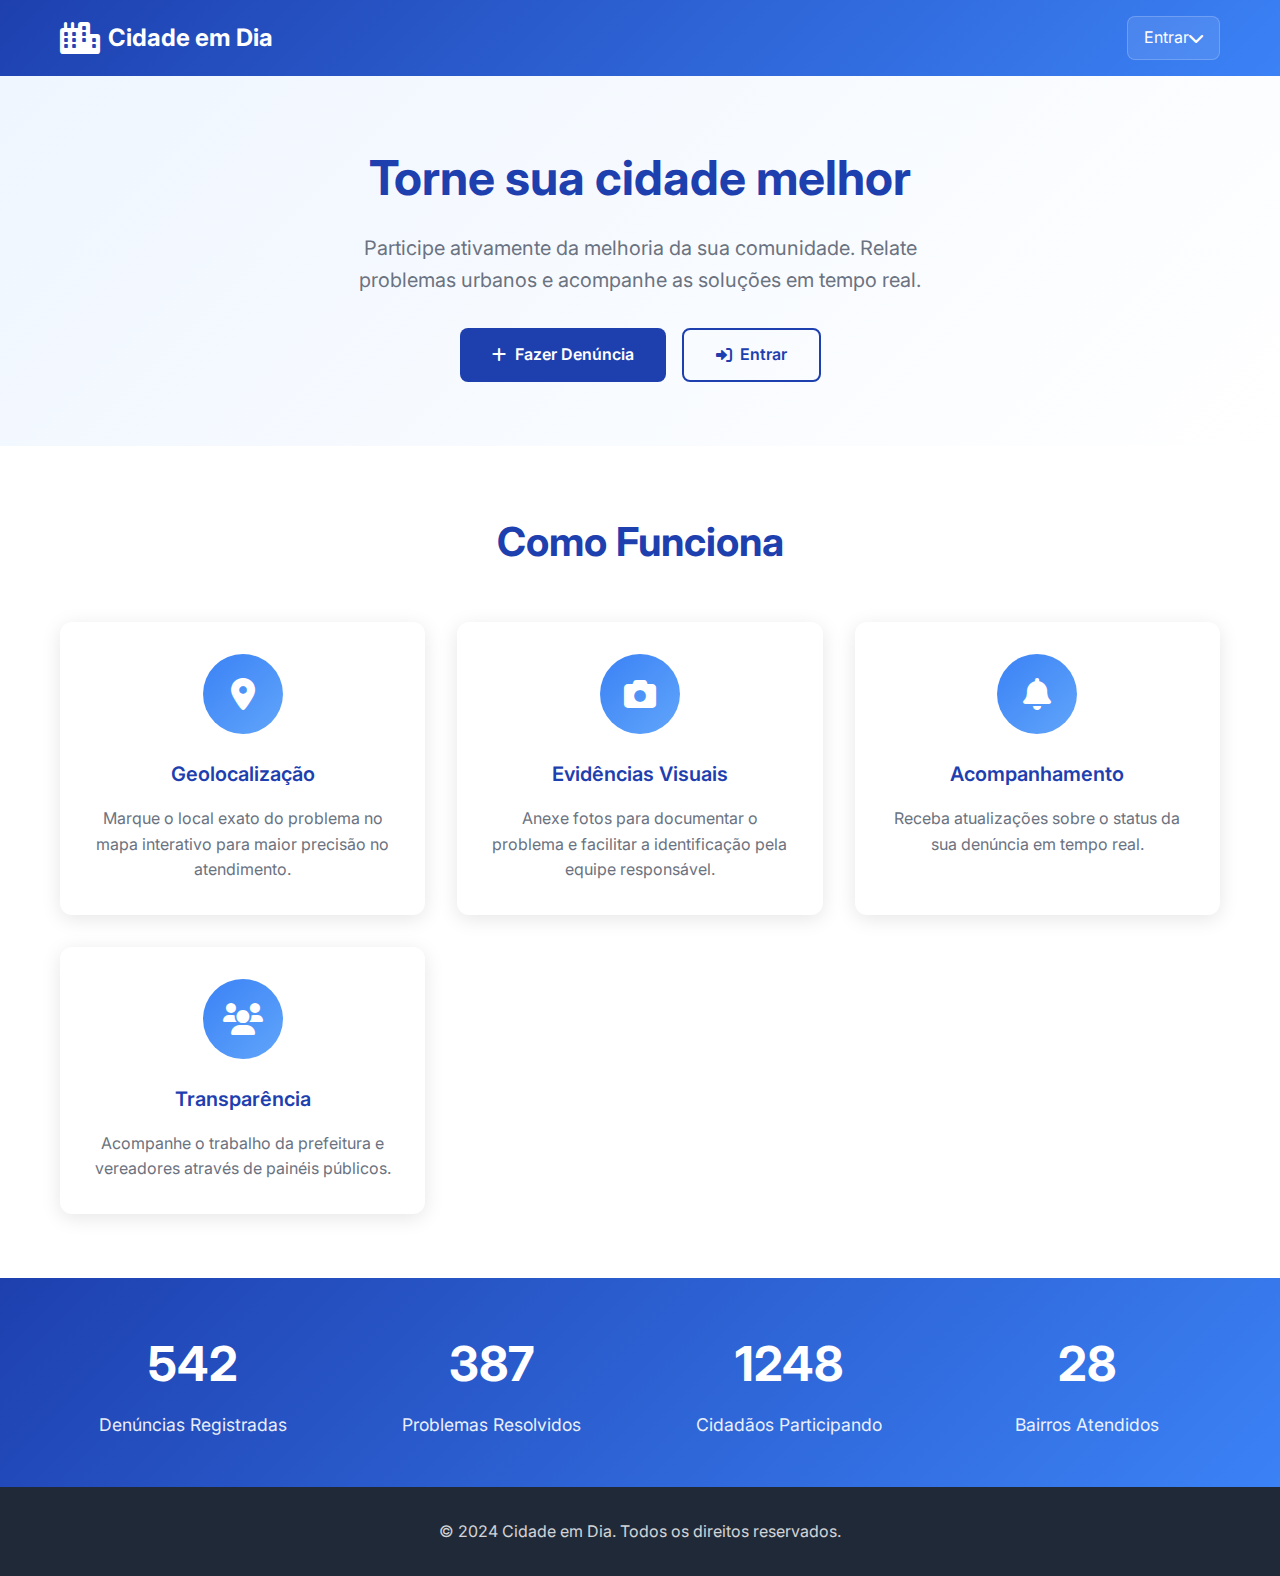
<file: index.html>
<!DOCTYPE html>
<html lang="pt-BR">
<head>
    <meta charset="UTF-8">
    <meta name="viewport" content="width=device-width, initial-scale=1.0">
    <title>Cidade em Dia - Sistema de Denúncias</title>
    <link href="https://cdnjs.cloudflare.com/ajax/libs/font-awesome/6.0.0/css/all.min.css" rel="stylesheet">
    <link href="https://fonts.googleapis.com/css2?family=Inter:wght@300;400;500;600;700&display=swap" rel="stylesheet">
    <style>
        :root {
            --primary-blue: #1e40af;
            --secondary-blue: #3b82f6;
            --light-blue: #eff6ff;
            --dark-blue: #1e3a8a;
            --accent-blue: #60a5fa;
            --text-dark: #1f2937;
            --text-light: #6b7280;
            --white: #ffffff;
            --border-light: #e5e7eb;
        }

        * {
            margin: 0;
            padding: 0;
            box-sizing: border-box;
        }

        body {
            font-family: 'Inter', sans-serif;
            line-height: 1.6;
            color: var(--text-dark);
            background-color: var(--white);
        }

        .container {
            max-width: 1200px;
            margin: 0 auto;
            padding: 0 20px;
        }

        /* Header */
        .header {
            background: linear-gradient(135deg, var(--primary-blue), var(--secondary-blue));
            color: var(--white);
            padding: 1rem 0;
            box-shadow: 0 2px 10px rgba(0,0,0,0.1);
        }

        .header-content {
            display: flex;
            justify-content: space-between;
            align-items: center;
            flex-wrap: wrap;
        }

        .logo {
            display: flex;
            align-items: center;
            text-decoration: none;
            color: var(--white);
            font-size: 1.5rem;
            font-weight: 700;
        }

        .logo i {
            margin-right: 0.5rem;
            font-size: 2rem;
        }

        .user-btn {
            background: rgba(255,255,255,0.1);
            border: 1px solid rgba(255,255,255,0.2);
            color: var(--white);
            padding: 0.5rem 1rem;
            border-radius: 8px;
            cursor: pointer;
            text-decoration: none;
            display: flex;
            align-items: center;
            transition: all 0.3s ease;
        }

        .user-btn:hover {
            background: rgba(255,255,255,0.2);
            color: var(--white);
        }

        /* Hero Section */
        .hero {
            background: linear-gradient(135deg, var(--light-blue) 0%, var(--white) 100%);
            padding: 4rem 0;
            text-align: center;
        }

        .hero h1 {
            font-size: 3rem;
            color: var(--primary-blue);
            margin-bottom: 1rem;
            font-weight: 700;
        }

        .hero p {
            font-size: 1.25rem;
            color: var(--text-light);
            margin-bottom: 2rem;
            max-width: 600px;
            margin-left: auto;
            margin-right: auto;
        }

        .cta-buttons {
            display: flex;
            gap: 1rem;
            justify-content: center;
            flex-wrap: wrap;
        }

        .btn {
            padding: 0.75rem 2rem;
            border-radius: 8px;
            text-decoration: none;
            font-weight: 600;
            transition: all 0.3s ease;
            border: none;
            cursor: pointer;
            display: inline-flex;
            align-items: center;
            gap: 0.5rem;
        }

        .btn-primary {
            background: var(--primary-blue);
            color: var(--white);
        }

        .btn-primary:hover {
            background: var(--dark-blue);
            color: var(--white);
        }

        .btn-secondary {
            background: transparent;
            color: var(--primary-blue);
            border: 2px solid var(--primary-blue);
        }

        .btn-secondary:hover {
            background: var(--primary-blue);
            color: var(--white);
        }

        /* Features */
        .features {
            padding: 4rem 0;
            background: var(--white);
        }

        .features h2 {
            text-align: center;
            color: var(--primary-blue);
            margin-bottom: 3rem;
            font-size: 2.5rem;
            font-weight: 700;
        }

        .features-grid {
            display: grid;
            grid-template-columns: repeat(auto-fit, minmax(300px, 1fr));
            gap: 2rem;
        }

        .feature-card {
            background: var(--white);
            padding: 2rem;
            border-radius: 12px;
            text-align: center;
            box-shadow: 0 4px 20px rgba(0,0,0,0.1);
            transition: transform 0.3s ease;
        }

        .feature-card:hover {
            transform: translateY(-5px);
        }

        .feature-icon {
            width: 80px;
            height: 80px;
            background: linear-gradient(135deg, var(--secondary-blue), var(--accent-blue));
            border-radius: 50%;
            display: flex;
            align-items: center;
            justify-content: center;
            margin: 0 auto 1.5rem;
            font-size: 2rem;
            color: var(--white);
        }

        .feature-card h3 {
            color: var(--primary-blue);
            margin-bottom: 1rem;
            font-size: 1.25rem;
            font-weight: 600;
        }

        .feature-card p {
            color: var(--text-light);
            line-height: 1.6;
        }

        /* Stats */
        .stats {
            background: linear-gradient(135deg, var(--primary-blue), var(--secondary-blue));
            color: var(--white);
            padding: 3rem 0;
        }

        .stats-grid {
            display: grid;
            grid-template-columns: repeat(auto-fit, minmax(200px, 1fr));
            gap: 2rem;
            text-align: center;
        }

        .stat-item h3 {
            font-size: 3rem;
            font-weight: 700;
            margin-bottom: 0.5rem;
        }

        .stat-item p {
            font-size: 1.1rem;
            opacity: 0.9;
        }

        /* Footer */
        .footer {
            background: var(--text-dark);
            color: var(--white);
            padding: 2rem 0;
            text-align: center;
        }

        .footer p {
            opacity: 0.8;
        }

        /* Responsive */
        @media (max-width: 768px) {
            .hero h1 {
                font-size: 2rem;
            }

            .hero p {
                font-size: 1rem;
            }

            .cta-buttons {
                flex-direction: column;
                align-items: center;
            }

            .features h2 {
                font-size: 2rem;
            }
        }
    </style>
</head>
<body>
    <!-- Header -->
    <header class="header">
        <div class="container">
            <div class="header-content">
                <a href="#" class="logo">
                    <i class="fas fa-city"></i>
                    <span>Cidade em Dia</span>
                </a>
                
                <div class="user-menu">
                    <a href="#" class="user-btn" id="userBtn">
                        <span id="userText">Entrar</span>
                        <i class="fas fa-chevron-down"></i>
                    </a>
                </div>
            </div>
        </div>
    </header>

    <!-- Hero Section -->
    <section class="hero">
        <div class="container">
            <h1>Torne sua cidade melhor</h1>
            <p>Participe ativamente da melhoria da sua comunidade. Relate problemas urbanos e acompanhe as soluções em tempo real.</p>
            
            <div class="cta-buttons">
                <a href="#" class="btn btn-primary" id="primaryBtn">
                    <i class="fas fa-plus"></i>
                    Fazer Denúncia
                </a>
                <a href="login.html" class="btn btn-secondary">
                    <i class="fas fa-sign-in-alt"></i>
                    Entrar
                </a>
            </div>
        </div>
    </section>

    <!-- Features -->
    <section class="features">
        <div class="container">
            <h2>Como Funciona</h2>
            
            <div class="features-grid">
                <div class="feature-card">
                    <div class="feature-icon">
                        <i class="fas fa-map-marker-alt"></i>
                    </div>
                    <h3>Geolocalização</h3>
                    <p>Marque o local exato do problema no mapa interativo para maior precisão no atendimento.</p>
                </div>
                
                <div class="feature-card">
                    <div class="feature-icon">
                        <i class="fas fa-camera"></i>
                    </div>
                    <h3>Evidências Visuais</h3>
                    <p>Anexe fotos para documentar o problema e facilitar a identificação pela equipe responsável.</p>
                </div>
                
                <div class="feature-card">
                    <div class="feature-icon">
                        <i class="fas fa-bell"></i>
                    </div>
                    <h3>Acompanhamento</h3>
                    <p>Receba atualizações sobre o status da sua denúncia em tempo real.</p>
                </div>
                
                <div class="feature-card">
                    <div class="feature-icon">
                        <i class="fas fa-users"></i>
                    </div>
                    <h3>Transparência</h3>
                    <p>Acompanhe o trabalho da prefeitura e vereadores através de painéis públicos.</p>
                </div>
            </div>
        </div>
    </section>

    <!-- Stats -->
    <section class="stats">
        <div class="container">
            <div class="stats-grid">
                <div class="stat-item">
                    <h3 id="total-denuncias">542</h3>
                    <p>Denúncias Registradas</p>
                </div>
                <div class="stat-item">
                    <h3 id="resolvidas">387</h3>
                    <p>Problemas Resolvidos</p>
                </div>
                <div class="stat-item">
                    <h3 id="usuarios">1248</h3>
                    <p>Cidadãos Participando</p>
                </div>
                <div class="stat-item">
                    <h3 id="bairros">28</h3>
                    <p>Bairros Atendidos</p>
                </div>
            </div>
        </div>
    </section>

    <!-- Footer -->
    <footer class="footer">
        <div class="container">
            <p>&copy; 2024 Cidade em Dia. Todos os direitos reservados.</p>
        </div>
    </footer>

    <script>
        // Verificar se usuário está logado
        function verificarLogin() {
            const usuario = JSON.parse(localStorage.getItem('usuario') || 'null');
            const userBtn = document.getElementById('userBtn');
            const userText = document.getElementById('userText');
            const primaryBtn = document.getElementById('primaryBtn');
            
            if (usuario) {
                userText.textContent = usuario.nome || 'Usuário';
                const dashboard = CidadeEmDia.obterDashboardPorPerfil(usuario.perfil);
                userBtn.href = dashboard;
                // Apenas cidadãos podem fazer denúncias diretamente
                if (usuario.perfil === 'cidadao') {
                    primaryBtn.href = 'denuncia.html';
                } else {
                    primaryBtn.href = dashboard;
                }
            } else {
                userText.textContent = 'Entrar';
                userBtn.href = 'login.html';
                primaryBtn.href = 'login.html';
            }
        }

        // Inicializar página
        document.addEventListener('DOMContentLoaded', function() {
            verificarLogin();
        });
    </script>
</body>
</html>
</file>
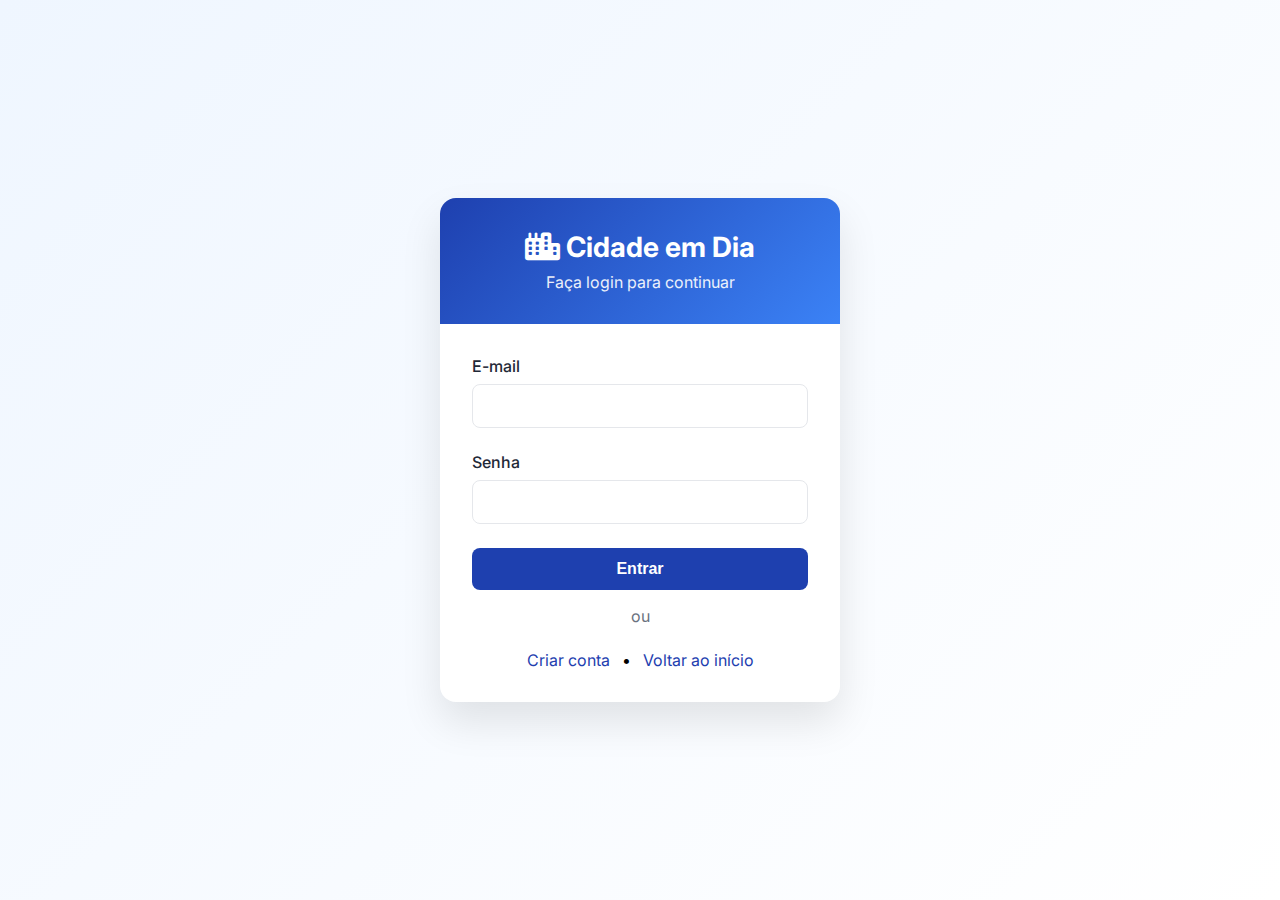
<file: admin.html>
<!DOCTYPE html>
<html lang="pt-BR">
<head>
    <meta charset="UTF-8">
    <meta name="viewport" content="width=device-width, initial-scale=1.0">
    <title>Painel Administrativo - Cidade em Dia</title>
    <link href="https://cdnjs.cloudflare.com/ajax/libs/font-awesome/6.0.0/css/all.min.css" rel="stylesheet">
    <link href="https://fonts.googleapis.com/css2?family=Inter:wght@300;400;500;600;700&display=swap" rel="stylesheet">
    <style>
        :root {
            --admin-primary: #dc2626;
            --admin-secondary: #ef4444;
            --admin-light: #fee2e2;
            --admin-dark: #991b1b;
            --success: #10b981;
            --warning: #f59e0b;
            --info: #3b82f6;
            --gray-50: #f9fafb;
            --gray-100: #f3f4f6;
            --gray-200: #e5e7eb;
            --gray-600: #4b5563;
            --gray-700: #374151;
            --gray-800: #1f2937;
            --white: #ffffff;
        }

        * {
            margin: 0;
            padding: 0;
            box-sizing: border-box;
        }

        body {
            font-family: 'Inter', sans-serif;
            background: var(--gray-50);
            color: var(--gray-800);
        }

        .container {
            max-width: 1600px;
            margin: 0 auto;
            padding: 0 20px;
        }

        /* Header */
        .header {
            background: linear-gradient(135deg, var(--admin-primary), var(--admin-secondary));
            color: var(--white);
            padding: 1rem 0;
            box-shadow: 0 4px 6px -1px rgba(0, 0, 0, 0.1);
        }

        .header-content {
            display: flex;
            justify-content: space-between;
            align-items: center;
        }

        .logo {
            display: flex;
            align-items: center;
            gap: 0.75rem;
            font-size: 1.5rem;
            font-weight: 700;
            color: var(--white);
            text-decoration: none;
        }

        .logo i {
            font-size: 2rem;
        }

        .admin-badge {
            background: rgba(255,255,255,0.2);
            padding: 0.25rem 0.75rem;
            border-radius: 20px;
            font-size: 0.75rem;
            margin-left: 0.5rem;
        }

        .user-info {
            display: flex;
            align-items: center;
            gap: 1rem;
        }

        .user-avatar {
            width: 50px;
            height: 50px;
            background: rgba(255,255,255,0.2);
            border-radius: 50%;
            display: flex;
            align-items: center;
            justify-content: center;
            font-weight: 600;
            font-size: 1.2rem;
        }

        .logout-btn {
            background: rgba(255,255,255,0.2);
            color: white;
            border: 1px solid rgba(255,255,255,0.3);
            padding: 0.5rem 1rem;
            border-radius: 6px;
            cursor: pointer;
            transition: all 0.3s ease;
        }

        .logout-btn:hover {
            background: rgba(255,255,255,0.3);
        }

        /* Main Content */
        .main-content {
            padding: 2rem 0;
        }

        .page-header {
            background: var(--white);
            padding: 2rem;
            border-radius: 12px;
            margin-bottom: 2rem;
            box-shadow: 0 1px 3px rgba(0, 0, 0, 0.1);
        }

        .page-header h1 {
            color: var(--admin-primary);
            font-size: 2.2rem;
            margin-bottom: 0.5rem;
        }

        .page-header p {
            color: var(--gray-600);
            font-size: 1.1rem;
        }

        /* Stats Grid */
        .stats-grid {
            display: grid;
            grid-template-columns: repeat(auto-fit, minmax(280px, 1fr));
            gap: 1.5rem;
            margin-bottom: 2rem;
        }

        .stat-card {
            background: var(--white);
            padding: 1.5rem;
            border-radius: 12px;
            box-shadow: 0 1px 3px rgba(0, 0, 0, 0.1);
            border-left: 4px solid var(--admin-primary);
        }

        .stat-header {
            display: flex;
            justify-content: space-between;
            align-items: center;
            margin-bottom: 1rem;
        }

        .stat-icon {
            width: 60px;
            height: 60px;
            border-radius: 12px;
            display: flex;
            align-items: center;
            justify-content: center;
            font-size: 1.5rem;
            color: white;
        }

        .stat-icon.red { background: var(--admin-primary); }
        .stat-icon.green { background: var(--success); }
        .stat-icon.yellow { background: var(--warning); }
        .stat-icon.blue { background: var(--info); }

        .stat-number {
            font-size: 2.5rem;
            font-weight: 700;
            color: var(--admin-primary);
            line-height: 1;
        }

        .stat-label {
            color: var(--gray-600);
            font-size: 0.875rem;
            margin-top: 0.5rem;
        }

        .stat-change {
            font-size: 0.75rem;
            font-weight: 500;
            padding: 0.25rem 0.5rem;
            border-radius: 12px;
        }

        .stat-change.positive {
            background: #dcfce7;
            color: var(--success);
        }

        .stat-change.negative {
            background: #fee2e2;
            color: var(--admin-primary);
        }

        /* Action Panel */
        .action-panel {
            background: var(--white);
            padding: 1.5rem;
            border-radius: 12px;
            margin-bottom: 2rem;
            box-shadow: 0 1px 3px rgba(0, 0, 0, 0.1);
        }

        .action-buttons {
            display: grid;
            grid-template-columns: repeat(auto-fit, minmax(250px, 1fr));
            gap: 1rem;
        }

        .action-btn {
            padding: 1rem 1.5rem;
            border: none;
            border-radius: 8px;
            font-weight: 600;
            cursor: pointer;
            transition: all 0.3s ease;
            text-decoration: none;
            display: flex;
            align-items: center;
            gap: 0.75rem;
            font-size: 0.95rem;
        }

        .action-btn-primary {
            background: var(--admin-primary);
            color: var(--white);
        }

        .action-btn-primary:hover {
            background: var(--admin-dark);
            transform: translateY(-2px);
        }

        .action-btn-secondary {
            background: var(--gray-100);
            color: var(--gray-700);
        }

        .action-btn-secondary:hover {
            background: var(--gray-200);
        }

        /* Dashboard Grid */
        .dashboard-grid {
            display: grid;
            grid-template-columns: 2fr 1fr;
            gap: 2rem;
        }

        .main-panel {
            background: var(--white);
            border-radius: 12px;
            padding: 1.5rem;
            box-shadow: 0 1px 3px rgba(0, 0, 0, 0.1);
        }

        .side-panel {
            background: var(--white);
            border-radius: 12px;
            padding: 1.5rem;
            box-shadow: 0 1px 3px rgba(0, 0, 0, 0.1);
            height: fit-content;
        }

        .panel-title {
            font-size: 1.25rem;
            font-weight: 600;
            color: var(--gray-800);
            margin-bottom: 1rem;
            display: flex;
            align-items: center;
            gap: 0.5rem;
            padding-bottom: 0.5rem;
            border-bottom: 2px solid var(--gray-100);
        }

        /* Denuncias Management */
        .denuncia-card {
            border: 1px solid var(--gray-200);
            border-radius: 8px;
            padding: 1rem;
            margin-bottom: 1rem;
            transition: all 0.3s ease;
        }

        .denuncia-card:hover {
            border-color: var(--admin-primary);
            box-shadow: 0 2px 8px rgba(220, 38, 38, 0.1);
        }

        .denuncia-header {
            display: flex;
            justify-content: space-between;
            align-items: flex-start;
            margin-bottom: 0.75rem;
        }

        .denuncia-title {
            font-weight: 600;
            color: var(--gray-800);
            font-size: 1.05rem;
        }

        .status-badge {
            padding: 0.25rem 0.75rem;
            border-radius: 20px;
            font-size: 0.75rem;
            font-weight: 500;
        }

        .status-recebida {
            background: #dbeafe;
            color: #1d4ed8;
        }

        .status-andamento {
            background: #fef3c7;
            color: var(--warning);
        }

        .status-resolvida {
            background: #dcfce7;
            color: var(--success);
        }

        .denuncia-actions {
            display: flex;
            gap: 0.5rem;
            margin-top: 0.75rem;
        }

        .action-mini-btn {
            padding: 0.25rem 0.75rem;
            border: none;
            border-radius: 4px;
            font-size: 0.75rem;
            cursor: pointer;
            transition: all 0.3s ease;
        }

        .btn-update {
            background: var(--warning);
            color: white;
        }

        .btn-resolve {
            background: var(--success);
            color: white;
        }

        .btn-delete {
            background: var(--admin-primary);
            color: white;
        }

        /* Quick Stats */
        .quick-stat {
            display: flex;
            justify-content: space-between;
            align-items: center;
            padding: 0.75rem;
            margin-bottom: 0.5rem;
            background: var(--gray-50);
            border-radius: 6px;
        }

        .quick-stat-label {
            color: var(--gray-600);
            font-size: 0.875rem;
        }

        .quick-stat-value {
            font-weight: 600;
            color: var(--admin-primary);
        }

        /* Responsive */
        @media (max-width: 768px) {
            .dashboard-grid {
                grid-template-columns: 1fr;
            }
            
            .stats-grid {
                grid-template-columns: 1fr;
            }
            
            .action-buttons {
                grid-template-columns: 1fr;
            }
        }
    </style>
</head>
<body>
    <!-- Header -->
    <header class="header">
        <div class="container">
            <div class="header-content">
                <a href="index.html" class="logo">
                    <i class="fas fa-shield-alt"></i>
                    <span>Admin Prefeitura</span>
                    <span class="admin-badge">ADMINISTRATIVO</span>
                </a>
                
                <div class="user-info">
                    <div class="user-avatar" id="user-avatar">A</div>
                    <div class="user-details">
                        <h3 id="user-name">Carregando...</h3>
                        <div style="font-size: 0.875rem; opacity: 0.9;">Administrador</div>
                    </div>
                    <button class="logout-btn" onclick="CidadeEmDia.logout()">
                        <i class="fas fa-sign-out-alt"></i>
                        Sair
                    </button>
                </div>
            </div>
        </div>
    </header>

    <!-- Main Content -->
    <main class="main-content">
        <div class="container">
            <!-- Page Header -->
            <section class="page-header">
                <h1><i class="fas fa-cogs"></i> Painel Administrativo</h1>
                <p>Gerencie todas as denúncias da cidade, atualize status e monitore o desempenho dos serviços públicos</p>
            </section>

            <!-- Stats Grid -->
            <div class="stats-grid">
                <div class="stat-card">
                    <div class="stat-header">
                        <div class="stat-icon red">
                            <i class="fas fa-exclamation-circle"></i>
                        </div>
                        <div class="stat-change negative">Crítico</div>
                    </div>
                    <div class="stat-number" id="total-denuncias">0</div>
                    <div class="stat-label">Total de Denúncias Ativas</div>
                </div>

                <div class="stat-card">
                    <div class="stat-header">
                        <div class="stat-icon yellow">
                            <i class="fas fa-hourglass-half"></i>
                        </div>
                        <div class="stat-change negative">+3 hoje</div>
                    </div>
                    <div class="stat-number" id="pendentes">0</div>
                    <div class="stat-label">Aguardando Atendimento</div>
                </div>

                <div class="stat-card">
                    <div class="stat-header">
                        <div class="stat-icon blue">
                            <i class="fas fa-tools"></i>
                        </div>
                        <div class="stat-change positive">+2 hoje</div>
                    </div>
                    <div class="stat-number" id="andamento">0</div>
                    <div class="stat-label">Em Atendimento</div>
                </div>

                <div class="stat-card">
                    <div class="stat-header">
                        <div class="stat-icon green">
                            <i class="fas fa-check-circle"></i>
                        </div>
                        <div class="stat-change positive">+5 hoje</div>
                    </div>
                    <div class="stat-number" id="resolvidas">0</div>
                    <div class="stat-label">Resolvidas</div>
                </div>
            </div>

            <!-- Action Panel -->
            <div class="action-panel">
                <h2 style="margin-bottom: 1rem; color: var(--admin-primary);">
                    <i class="fas fa-lightning-bolt"></i> Ações Rápidas
                </h2>
                <div class="action-buttons">
                    <button class="action-btn action-btn-primary" onclick="atualizarStatusLote()">
                        <i class="fas fa-sync-alt"></i>
                        Atualizar Status em Lote
                    </button>
                    <button class="action-btn action-btn-secondary" onclick="exportarRelatorio()">
                        <i class="fas fa-file-export"></i>
                        Exportar Relatório Completo
                    </button>
                    <button class="action-btn action-btn-secondary" onclick="enviarNotificacoes()">
                        <i class="fas fa-bell"></i>
                        Enviar Notificações
                    </button>
                    <a href="mapa.html" class="action-btn action-btn-secondary">
                        <i class="fas fa-map"></i>
                        Visualizar Mapa Completo
                    </a>
                </div>
            </div>

            <!-- Dashboard Grid -->
            <div class="dashboard-grid">
                <!-- Main Panel -->
                <div class="main-panel">
                    <h2 class="panel-title">
                        <i class="fas fa-tasks"></i>
                        Gerenciamento de Denúncias
                    </h2>

                    <div style="margin-bottom: 1rem; display: flex; gap: 1rem; flex-wrap: wrap;">
                        <select id="filterStatus" style="padding: 0.5rem; border: 1px solid #d1d5db; border-radius: 6px;">
                            <option value="">Todos os Status</option>
                            <option value="Recebida">Recebida</option>
                            <option value="Em andamento">Em Andamento</option>
                            <option value="Resolvida">Resolvida</option>
                        </select>
                        
                        <select id="filterCategoria" style="padding: 0.5rem; border: 1px solid #d1d5db; border-radius: 6px;">
                            <option value="">Todas as Categorias</option>
                            <option value="buraco">Buracos</option>
                            <option value="lixo">Lixo</option>
                            <option value="iluminacao">Iluminação</option>
                            <option value="queimada">Queimadas</option>
                            <option value="outros">Outros</option>
                        </select>
                    </div>

                    <div id="denuncias-list">
                        <!-- Denúncias serão carregadas aqui -->
                    </div>
                </div>

                <!-- Side Panel -->
                <div class="side-panel">
                    <h2 class="panel-title">
                        <i class="fas fa-chart-bar"></i>
                        Estatísticas Detalhadas
                    </h2>
                    
                    <div id="detailed-stats">
                        <!-- Estatísticas detalhadas -->
                    </div>

                    <hr style="margin: 1.5rem 0;">

                    <h3 class="panel-title">
                        <i class="fas fa-clock"></i>
                        Ações Recentes
                    </h3>
                    
                    <div id="recent-actions">
                        <!-- Ações recentes -->
                    </div>
                </div>
            </div>
        </div>
    </main>

    <script src="js/app.js"></script>
    <script>
        // Verificar se é admin/prefeitura
        function verificarAdmin() {
            const usuario = CidadeEmDia.verificarPerfilEPermissao('prefeitura');
            if (!usuario) return false;
            
            document.getElementById('user-name').textContent = usuario.nome;
            const iniciais = usuario.nome.split(' ').map(n => n[0]).join('').toUpperCase();
            document.getElementById('user-avatar').textContent = iniciais;
            
            return true;
        }

        // Carregar estatísticas administrativas
        function carregarEstatisticas() {
            const denuncias = JSON.parse(localStorage.getItem('denuncias') || '[]');
            
            const total = denuncias.length;
            const recebidas = denuncias.filter(d => d.status === 'Recebida').length;
            const andamento = denuncias.filter(d => d.status === 'Em andamento').length;
            const resolvidas = denuncias.filter(d => d.status === 'Resolvida').length;
            
            document.getElementById('total-denuncias').textContent = total;
            document.getElementById('pendentes').textContent = recebidas;
            document.getElementById('andamento').textContent = andamento;
            document.getElementById('resolvidas').textContent = resolvidas;
        }

        // Carregar denúncias para gerenciamento
        function carregarDenuncias() {
            const denuncias = JSON.parse(localStorage.getItem('denuncias') || '[]');
            const usuarios = JSON.parse(localStorage.getItem('usuarios') || '[]');
            
            const listContainer = document.getElementById('denuncias-list');
            
            if (denuncias.length === 0) {
                listContainer.innerHTML = '<p style="text-align: center; color: #6b7280;">Nenhuma denúncia encontrada.</p>';
                return;
            }

            listContainer.innerHTML = denuncias.map(denuncia => {
                const usuario = usuarios.find(u => u.id === denuncia.usuarioId);
                const nomeUsuario = usuario ? usuario.nome : 'Usuário não encontrado';
                const statusClass = `status-${denuncia.status.toLowerCase().replace(/\s+/g, '-')}`;
                const data = new Date(denuncia.dataCriacao).toLocaleDateString('pt-BR');
                
                return `
                    <div class="denuncia-card">
                        <div class="denuncia-header">
                            <div>
                                <div class="denuncia-title">${denuncia.titulo}</div>
                                <div style="font-size: 0.875rem; color: #6b7280; margin-top: 0.25rem;">
                                    Por: ${nomeUsuario} • ${data} • ${denuncia.bairro || 'N/A'}
                                </div>
                            </div>
                            <div class="status-badge ${statusClass}">${denuncia.status}</div>
                        </div>
                        <p style="margin: 0.5rem 0; color: #6b7280; font-size: 0.875rem;">
                            ${denuncia.descricao}
                        </p>
                        <div class="denuncia-actions">
                            <button class="action-mini-btn btn-update" onclick="atualizarStatus(${denuncia.id}, 'Em andamento')">
                                <i class="fas fa-play"></i> Iniciar Atendimento
                            </button>
                            <button class="action-mini-btn btn-resolve" onclick="atualizarStatus(${denuncia.id}, 'Resolvida')">
                                <i class="fas fa-check"></i> Resolver
                            </button>
                            <button class="action-mini-btn btn-delete" onclick="excluirDenuncia(${denuncia.id})">
                                <i class="fas fa-trash"></i> Excluir
                            </button>
                        </div>
                    </div>
                `;
            }).join('');
        }

        // Atualizar status de uma denúncia
        function atualizarStatus(denunciaId, novoStatus) {
            const denuncias = JSON.parse(localStorage.getItem('denuncias') || '[]');
            const denuncia = denuncias.find(d => d.id === denunciaId);
            
            if (denuncia) {
                denuncia.status = novoStatus;
                localStorage.setItem('denuncias', JSON.stringify(denuncias));
                
                // Adicionar à lista de ações recentes
                adicionarAcaoRecente(`Status alterado para "${novoStatus}": ${denuncia.titulo}`);
                
                // Recarregar dados
                carregarEstatisticas();
                carregarDenuncias();
                carregarEstatisticasDetalhadas();
            }
        }

        // Excluir denúncia
        function excluirDenuncia(denunciaId) {
            if (confirm('Tem certeza que deseja excluir esta denúncia? Esta ação não pode ser desfeita.')) {
                const denuncias = JSON.parse(localStorage.getItem('denuncias') || '[]');
                const denuncia = denuncias.find(d => d.id === denunciaId);
                const novasDenuncias = denuncias.filter(d => d.id !== denunciaId);
                
                localStorage.setItem('denuncias', JSON.stringify(novasDenuncias));
                
                adicionarAcaoRecente(`Denúncia excluída: ${denuncia?.titulo || 'N/A'}`);
                
                // Recarregar dados
                carregarEstatisticas();
                carregarDenuncias();
                carregarEstatisticasDetalhadas();
            }
        }

        // Carregar estatísticas detalhadas
        function carregarEstatisticasDetalhadas() {
            const denuncias = JSON.parse(localStorage.getItem('denuncias') || '[]');
            
            // Estatísticas por categoria
            const categorias = {};
            denuncias.forEach(d => {
                categorias[d.categoria] = (categorias[d.categoria] || 0) + 1;
            });

            // Tempo médio de resolução (simulado)
            const resolvidas = denuncias.filter(d => d.status === 'Resolvida');
            const tempoMedio = resolvidas.length > 0 ? Math.floor(Math.random() * 5) + 2 : 0;

            const container = document.getElementById('detailed-stats');
            container.innerHTML = `
                <div class="quick-stat">
                    <span class="quick-stat-label">Tempo Médio de Resolução</span>
                    <span class="quick-stat-value">${tempoMedio} dias</span>
                </div>
                <div class="quick-stat">
                    <span class="quick-stat-label">Taxa de Resolução</span>
                    <span class="quick-stat-value">${Math.round((resolvidas.length / denuncias.length) * 100) || 0}%</span>
                </div>
                <div class="quick-stat">
                    <span class="quick-stat-label">Categoria Mais Comum</span>
                    <span class="quick-stat-value">${Object.keys(categorias).reduce((a, b) => categorias[a] > categorias[b] ? a : b, 'N/A')}</span>
                </div>
                <div class="quick-stat">
                    <span class="quick-stat-label">Denúncias Hoje</span>
                    <span class="quick-stat-value">${Math.floor(Math.random() * 5) + 1}</span>
                </div>
            `;
        }

        // Adicionar ação recente
        function adicionarAcaoRecente(acao) {
            const acoes = JSON.parse(localStorage.getItem('acoes_recentes') || '[]');
            acoes.unshift({
                acao: acao,
                timestamp: new Date().toISOString()
            });
            
            // Manter apenas as 10 ações mais recentes
            if (acoes.length > 10) {
                acoes.splice(10);
            }
            
            localStorage.setItem('acoes_recentes', JSON.stringify(acoes));
            carregarAcoesRecentes();
        }

        // Carregar ações recentes
        function carregarAcoesRecentes() {
            const acoes = JSON.parse(localStorage.getItem('acoes_recentes') || '[]');
            const container = document.getElementById('recent-actions');
            
            if (acoes.length === 0) {
                container.innerHTML = '<p style="color: #6b7280; font-size: 0.875rem;">Nenhuma ação recente.</p>';
                return;
            }

            container.innerHTML = acoes.map(acao => `
                <div style="padding: 0.5rem; margin-bottom: 0.5rem; background: #f9fafb; border-radius: 6px; border-left: 3px solid var(--admin-primary);">
                    <div style="font-size: 0.875rem; color: #374151;">${acao.acao}</div>
                    <div style="font-size: 0.75rem; color: #6b7280; margin-top: 0.25rem;">
                        ${new Date(acao.timestamp).toLocaleString('pt-BR')}
                    </div>
                </div>
            `).join('');
        }

        // Funções dos botões de ação
        function atualizarStatusLote() {
            alert('Funcionalidade de atualização em lote será implementada na versão completa!');
        }

        function exportarRelatorio() {
            alert('Funcionalidade de exportação de relatório será implementada na versão completa!');
        }

        function enviarNotificacoes() {
            alert('Funcionalidade de envio de notificações será implementada na versão completa!');
        }

        // Função logout centralizada no app.js

        // Inicializar página
        document.addEventListener('DOMContentLoaded', function() {
            if (verificarAdmin()) {
                carregarEstatisticas();
                carregarDenuncias();
                carregarEstatisticasDetalhadas();
                carregarAcoesRecentes();
            }
        });
    </script>
</body>
</html>
</file>
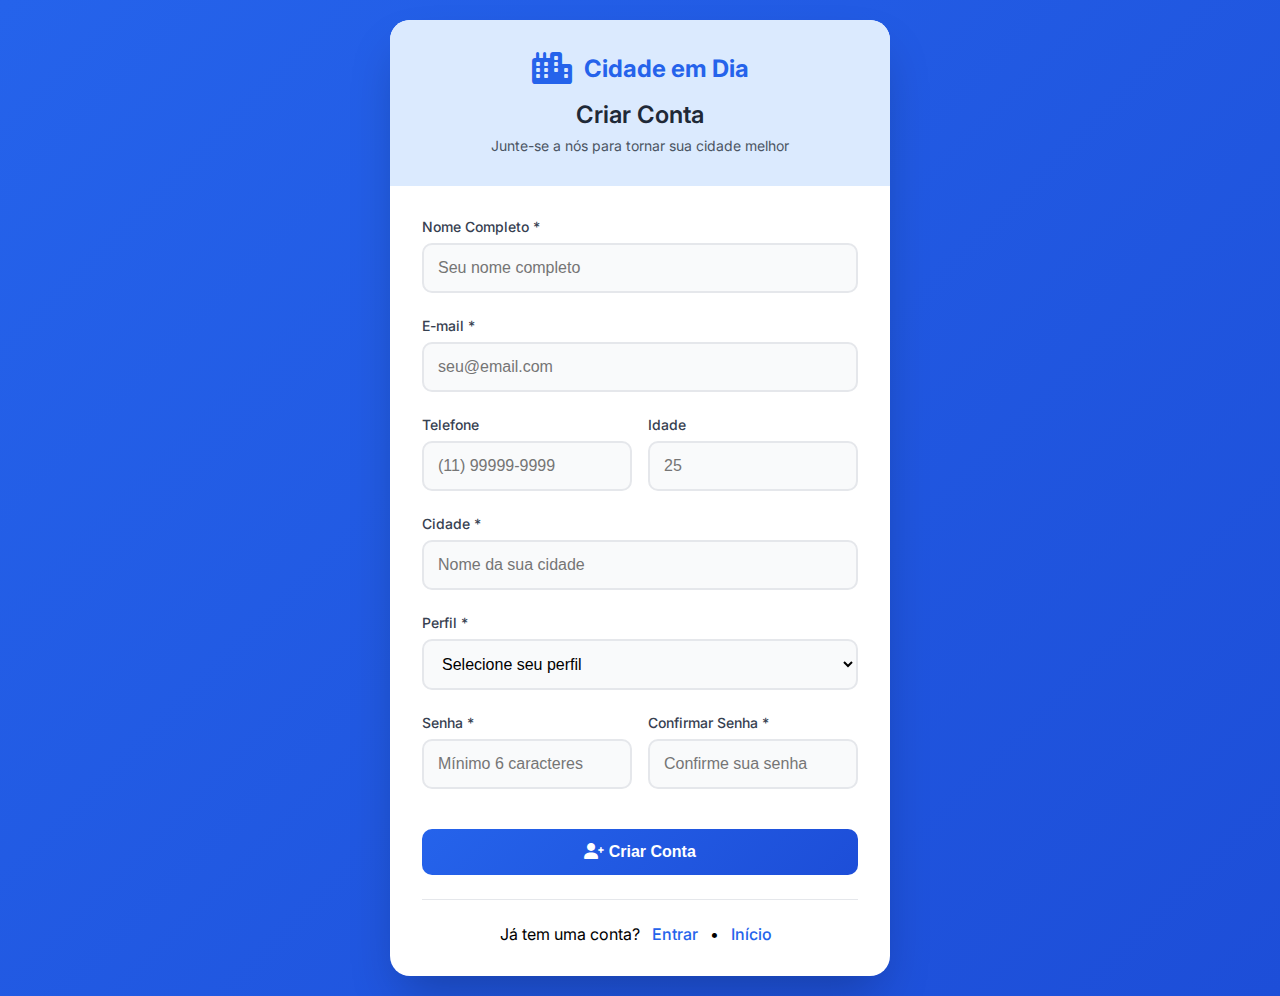
<file: cadastro.html>
<!DOCTYPE html>
<html lang="pt-BR">
<head>
    <meta charset="UTF-8">
    <meta name="viewport" content="width=device-width, initial-scale=1.0">
    <title>Cadastro - Cidade em Dia</title>
    <link href="https://cdnjs.cloudflare.com/ajax/libs/font-awesome/6.0.0/css/all.min.css" rel="stylesheet">
    <link href="https://fonts.googleapis.com/css2?family=Inter:wght@300;400;500;600;700&display=swap" rel="stylesheet">
    <style>
        :root {
            --primary-blue: #2563eb;
            --secondary-blue: #1d4ed8;
            --light-blue: #dbeafe;
            --dark-blue: #1e3a8a;
            --accent-blue: #3b82f6;
            --success-green: #10b981;
            --warning-orange: #f59e0b;
            --danger-red: #ef4444;
            --gray-50: #f9fafb;
            --gray-100: #f3f4f6;
            --gray-200: #e5e7eb;
            --gray-300: #d1d5db;
            --gray-400: #9ca3af;
            --gray-500: #6b7280;
            --gray-600: #4b5563;
            --gray-700: #374151;
            --gray-800: #1f2937;
            --gray-900: #111827;
        }

        * {
            margin: 0;
            padding: 0;
            box-sizing: border-box;
        }

        body {
            font-family: 'Inter', sans-serif;
            background: linear-gradient(135deg, var(--primary-blue) 0%, var(--secondary-blue) 100%);
            min-height: 100vh;
            display: flex;
            align-items: center;
            justify-content: center;
            padding: 20px;
        }

        .cadastro-container {
            background: white;
            border-radius: 20px;
            box-shadow: 0 25px 50px -12px rgba(0, 0, 0, 0.25);
            overflow: hidden;
            width: 100%;
            max-width: 500px;
            position: relative;
        }

        .cadastro-header {
            background: var(--light-blue);
            padding: 2rem;
            text-align: center;
        }

        .logo {
            display: flex;
            align-items: center;
            justify-content: center;
            gap: 0.75rem;
            font-size: 1.5rem;
            font-weight: 700;
            color: var(--primary-blue);
            margin-bottom: 1rem;
        }

        .logo i {
            font-size: 2rem;
        }

        .cadastro-header h1 {
            font-size: 1.5rem;
            font-weight: 600;
            color: var(--gray-800);
            margin-bottom: 0.5rem;
        }

        .cadastro-header p {
            color: var(--gray-600);
            font-size: 0.875rem;
        }

        .cadastro-form {
            padding: 2rem;
        }

        .form-group {
            margin-bottom: 1.5rem;
        }

        .form-group label {
            display: block;
            margin-bottom: 0.5rem;
            color: var(--gray-700);
            font-weight: 500;
            font-size: 0.875rem;
        }

        .form-group input,
        .form-group select {
            width: 100%;
            padding: 0.875rem;
            border: 2px solid var(--gray-200);
            border-radius: 10px;
            font-size: 1rem;
            transition: all 0.3s ease;
            background: var(--gray-50);
        }

        .form-group input:focus,
        .form-group select:focus {
            outline: none;
            border-color: var(--primary-blue);
            box-shadow: 0 0 0 3px rgba(37, 99, 235, 0.1);
            background: white;
        }

        .form-row {
            display: grid;
            grid-template-columns: 1fr 1fr;
            gap: 1rem;
        }

        .btn {
            width: 100%;
            padding: 0.875rem;
            background: linear-gradient(135deg, var(--primary-blue), var(--secondary-blue));
            color: white;
            border: none;
            border-radius: 10px;
            font-size: 1rem;
            font-weight: 600;
            cursor: pointer;
            transition: all 0.3s ease;
            display: flex;
            align-items: center;
            justify-content: center;
            gap: 0.5rem;
            margin-top: 1rem;
        }

        .btn:hover {
            transform: translateY(-2px);
            box-shadow: 0 15px 30px rgba(37, 99, 235, 0.3);
        }

        .btn:disabled {
            background: var(--gray-400);
            cursor: not-allowed;
            transform: none;
            box-shadow: none;
        }

        .loading {
            display: none;
        }

        .btn:disabled .loading {
            display: inline-block;
        }

        .btn:disabled #btnText {
            display: none;
        }

        .alert {
            padding: 1rem;
            border-radius: 8px;
            margin-bottom: 1rem;
            display: none;
            font-size: 0.875rem;
        }

        .alert-error {
            background: #fee2e2;
            color: #991b1b;
            border: 1px solid #fecaca;
        }

        .alert-success {
            background: #d1fae5;
            color: #065f46;
            border: 1px solid #a7f3d0;
        }

        .links {
            text-align: center;
            margin-top: 1.5rem;
            padding-top: 1.5rem;
            border-top: 1px solid var(--gray-200);
        }

        .links a {
            color: var(--primary-blue);
            text-decoration: none;
            font-weight: 500;
            margin: 0 0.5rem;
        }

        .links a:hover {
            text-decoration: underline;
        }

        @media (max-width: 768px) {
            .form-row {
                grid-template-columns: 1fr;
            }

            .cadastro-container {
                margin: 10px;
            }

            .cadastro-header,
            .cadastro-form {
                padding: 1.5rem;
            }
        }
    </style>
</head>
<body>
    <div class="cadastro-container">
        <div class="cadastro-header">
            <div class="logo">
                <i class="fas fa-city"></i>
                <span>Cidade em Dia</span>
            </div>
            <h1>Criar Conta</h1>
            <p>Junte-se a nós para tornar sua cidade melhor</p>
        </div>
        
        <form class="cadastro-form" id="cadastroForm">
            <div class="alert alert-error" id="errorAlert"></div>
            <div class="alert alert-success" id="successAlert"></div>
            
            <div class="form-group">
                <label for="nome">Nome Completo *</label>
                <input type="text" id="nome" name="nome" required placeholder="Seu nome completo">
            </div>
            
            <div class="form-group">
                <label for="email">E-mail *</label>
                <input type="email" id="email" name="email" required placeholder="seu@email.com">
            </div>
            
            <div class="form-row">
                <div class="form-group">
                    <label for="telefone">Telefone</label>
                    <input type="tel" id="telefone" name="telefone" placeholder="(11) 99999-9999">
                </div>
                <div class="form-group">
                    <label for="idade">Idade</label>
                    <input type="number" id="idade" name="idade" min="16" max="120" placeholder="25">
                </div>
            </div>
            
            <div class="form-group">
                <label for="cidade">Cidade *</label>
                <input type="text" id="cidade" name="cidade" required placeholder="Nome da sua cidade">
            </div>
            
            <div class="form-group">
                <label for="perfil">Perfil *</label>
                <select id="perfil" name="perfil" required>
                    <option value="">Selecione seu perfil</option>
                    <option value="cidadao">Cidadão</option>
                    <option value="vereador">Vereador</option>
                    <option value="prefeitura">Funcionário da Prefeitura</option>
                </select>
            </div>
            
            <div class="form-row">
                <div class="form-group">
                    <label for="senha">Senha *</label>
                    <input type="password" id="senha" name="senha" required placeholder="Mínimo 6 caracteres">
                </div>
                <div class="form-group">
                    <label for="confirmar_senha">Confirmar Senha *</label>
                    <input type="password" id="confirmar_senha" name="confirmar_senha" required placeholder="Confirme sua senha">
                </div>
            </div>
            
            <button type="submit" class="btn" id="submitBtn">
                <span class="loading">
                    <i class="fas fa-spinner fa-spin"></i>
                </span>
                <span id="btnText">
                    <i class="fas fa-user-plus"></i>
                    Criar Conta
                </span>
            </button>
            
            <div class="links">
                <span>Já tem uma conta?</span>
                <a href="login.html">Entrar</a>
                <span>•</span>
                <a href="index.html">Início</a>
            </div>
        </form>
    </div>

    <script src="js/app.js"></script>
    <script>
        document.getElementById('cadastroForm').addEventListener('submit', function(e) {
            e.preventDefault();
            
            const submitBtn = document.getElementById('submitBtn');
            const nome = document.getElementById('nome').value;
            const email = document.getElementById('email').value;
            const telefone = document.getElementById('telefone').value;
            const idade = document.getElementById('idade').value;
            const cidade = document.getElementById('cidade').value;
            const perfil = document.getElementById('perfil').value;
            const senha = document.getElementById('senha').value;
            const confirmarSenha = document.getElementById('confirmar_senha').value;
            
            // Validações
            if (!nome || !email || !cidade || !perfil || !senha || !confirmarSenha) {
                showError('Por favor, preencha todos os campos obrigatórios');
                return;
            }
            
            if (!isValidEmail(email)) {
                showError('Por favor, insira um e-mail válido');
                return;
            }
            
            if (senha.length < 6) {
                showError('A senha deve ter pelo menos 6 caracteres');
                return;
            }
            
            if (senha !== confirmarSenha) {
                showError('As senhas não conferem');
                return;
            }
            
            if (idade && (idade < 16 || idade > 120)) {
                showError('Idade deve estar entre 16 e 120 anos');
                return;
            }
            
            // Desabilitar botão
            submitBtn.disabled = true;
            
            // Simular cadastro
            setTimeout(() => {
                const usuarios = JSON.parse(localStorage.getItem('usuarios') || '[]');
                
                // Verificar se e-mail já existe
                if (usuarios.find(u => u.email === email)) {
                    showError('Este e-mail já está cadastrado');
                    submitBtn.disabled = false;
                    return;
                }
                
                // Criar novo usuário
                const novoUsuario = {
                    id: Date.now(),
                    nome,
                    email,
                    telefone,
                    idade: idade ? parseInt(idade) : null,
                    cidade,
                    perfil,
                    senha,
                    dataCadastro: new Date().toISOString()
                };
                
                usuarios.push(novoUsuario);
                localStorage.setItem('usuarios', JSON.stringify(usuarios));
                
                showSuccess('Conta criada com sucesso! Redirecionando para o login...');
                
                setTimeout(() => {
                    window.location.href = 'login.html';
                }, 2000);
            }, 1000);
        });
        
        function showError(message) {
            const errorAlert = document.getElementById('errorAlert');
            const successAlert = document.getElementById('successAlert');
            
            successAlert.style.display = 'none';
            errorAlert.textContent = message;
            errorAlert.style.display = 'block';
            
            setTimeout(() => {
                errorAlert.style.display = 'none';
            }, 5000);
        }
        
        function showSuccess(message) {
            const errorAlert = document.getElementById('errorAlert');
            const successAlert = document.getElementById('successAlert');
            
            errorAlert.style.display = 'none';
            successAlert.textContent = message;
            successAlert.style.display = 'block';
        }
        
        function isValidEmail(email) {
            const re = /^[^\s@]+@[^\s@]+\.[^\s@]+$/;
            return re.test(email);
        }

        // Verificar se já está logado
        document.addEventListener('DOMContentLoaded', function() {
            const usuario = JSON.parse(localStorage.getItem('usuario') || 'null');
            if (usuario) {
                CidadeEmDia.redirecionarParaDashboard();
            }
        });
    </script>
</body>
</html>
</file>
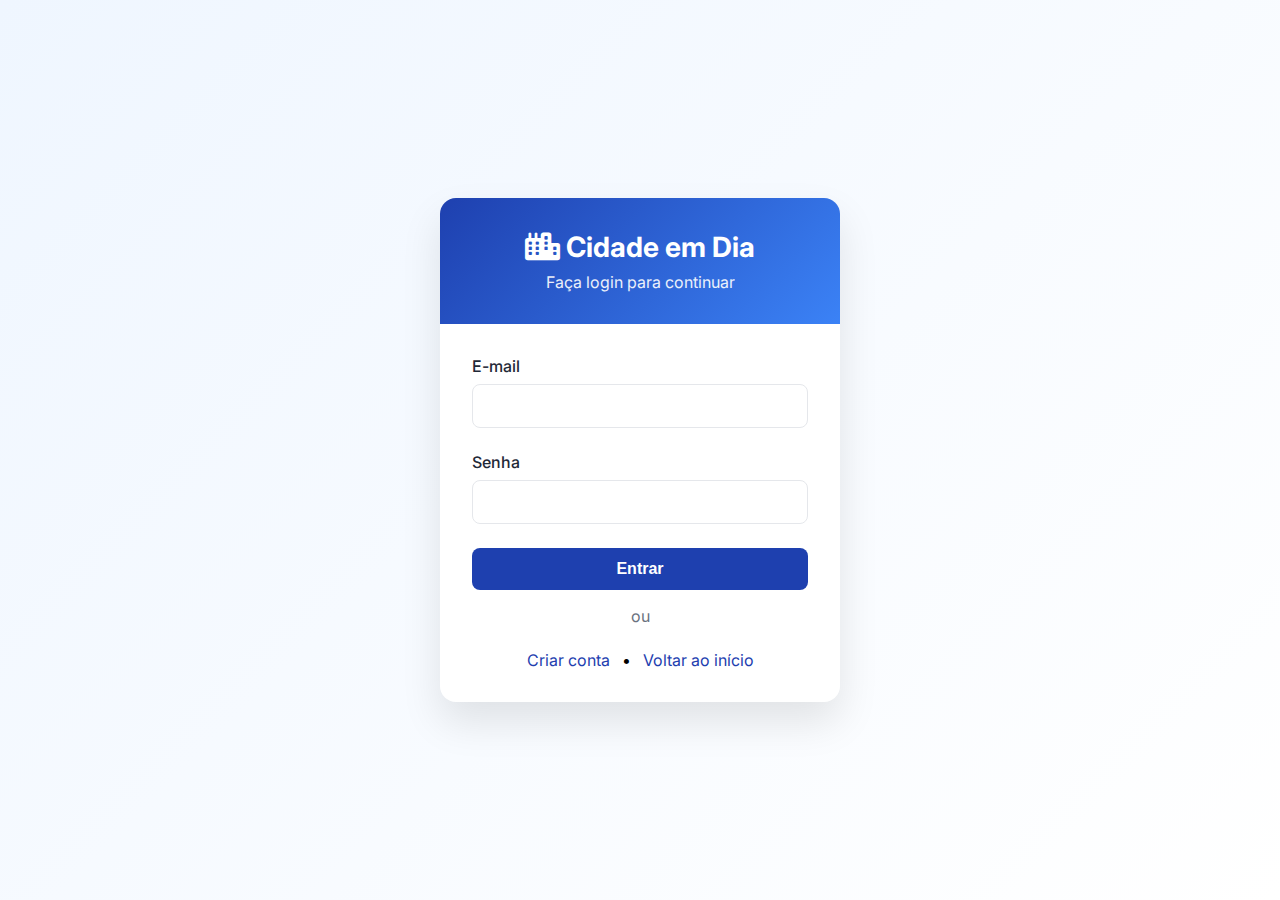
<file: dashboard.html>
<!DOCTYPE html>
<html lang="pt-BR">
<head>
    <meta charset="UTF-8">
    <meta name="viewport" content="width=device-width, initial-scale=1.0">
    <title>Dashboard - Cidade em Dia</title>
    <link href="https://cdnjs.cloudflare.com/ajax/libs/font-awesome/6.0.0/css/all.min.css" rel="stylesheet">
    <link href="https://fonts.googleapis.com/css2?family=Inter:wght@300;400;500;600;700&display=swap" rel="stylesheet">
    <style>
        :root {
            --primary-blue: #2563eb;
            --secondary-blue: #1d4ed8;
            --light-blue: #dbeafe;
            --dark-blue: #1e3a8a;
            --accent-blue: #3b82f6;
            --success-green: #10b981;
            --warning-orange: #f59e0b;
            --danger-red: #ef4444;
            --gray-50: #f9fafb;
            --gray-100: #f3f4f6;
            --gray-200: #e5e7eb;
            --gray-300: #d1d5db;
            --gray-400: #9ca3af;
            --gray-500: #6b7280;
            --gray-600: #4b5563;
            --gray-700: #374151;
            --gray-800: #1f2937;
            --gray-900: #111827;
        }

        * {
            margin: 0;
            padding: 0;
            box-sizing: border-box;
        }

        body {
            font-family: 'Inter', sans-serif;
            background: var(--gray-50);
            color: var(--gray-800);
        }

        .container {
            max-width: 1200px;
            margin: 0 auto;
            padding: 0 20px;
        }

        /* Header */
        .header {
            background: white;
            box-shadow: 0 1px 3px rgba(0, 0, 0, 0.1);
            position: sticky;
            top: 0;
            z-index: 100;
        }

        .header-content {
            display: flex;
            justify-content: space-between;
            align-items: center;
            padding: 1rem 0;
        }

        .logo {
            display: flex;
            align-items: center;
            gap: 0.75rem;
            font-size: 1.5rem;
            font-weight: 700;
            color: var(--primary-blue);
            text-decoration: none;
        }

        .logo i {
            font-size: 2rem;
        }

        .user-info {
            display: flex;
            align-items: center;
            gap: 1rem;
        }

        .user-avatar {
            width: 40px;
            height: 40px;
            background: var(--light-blue);
            border-radius: 50%;
            display: flex;
            align-items: center;
            justify-content: center;
            color: var(--primary-blue);
            font-weight: 600;
        }

        .user-details {
            display: flex;
            flex-direction: column;
        }

        .user-name {
            font-weight: 600;
            color: var(--gray-800);
        }

        .user-role {
            font-size: 0.875rem;
            color: var(--gray-500);
            text-transform: capitalize;
        }

        .logout-btn {
            background: var(--danger-red);
            color: white;
            border: none;
            padding: 0.5rem 1rem;
            border-radius: 6px;
            cursor: pointer;
            font-size: 0.875rem;
            transition: background 0.3s ease;
        }

        .logout-btn:hover {
            background: #dc2626;
        }

        /* Navigation */
        .nav {
            background: white;
            border-bottom: 1px solid var(--gray-200);
            margin-bottom: 2rem;
        }

        .nav-content {
            display: flex;
            gap: 2rem;
            padding: 1rem 0;
        }

        .nav-link {
            text-decoration: none;
            color: var(--gray-600);
            font-weight: 500;
            padding: 0.5rem 1rem;
            border-radius: 6px;
            transition: all 0.3s ease;
            display: flex;
            align-items: center;
            gap: 0.5rem;
        }

        .nav-link:hover,
        .nav-link.active {
            background: var(--light-blue);
            color: var(--primary-blue);
        }

        /* Main Content */
        .main-content {
            padding: 2rem 0;
        }

        .welcome-section {
            background: linear-gradient(135deg, var(--primary-blue) 0%, var(--secondary-blue) 100%);
            color: white;
            padding: 2rem;
            border-radius: 16px;
            margin-bottom: 2rem;
        }

        .welcome-title {
            font-size: 2rem;
            font-weight: 700;
            margin-bottom: 0.5rem;
        }

        .welcome-subtitle {
            opacity: 0.9;
            margin-bottom: 1.5rem;
        }

        .stats-grid {
            display: grid;
            grid-template-columns: repeat(auto-fit, minmax(200px, 1fr));
            gap: 1rem;
        }

        .stat-card {
            background: rgba(255, 255, 255, 0.1);
            padding: 1rem;
            border-radius: 8px;
            text-align: center;
        }

        .stat-number {
            font-size: 2rem;
            font-weight: 700;
            margin-bottom: 0.25rem;
        }

        .stat-label {
            font-size: 0.875rem;
            opacity: 0.8;
        }

        /* Dashboard Grid */
        .dashboard-grid {
            display: grid;
            grid-template-columns: 2fr 1fr;
            gap: 2rem;
            margin-bottom: 2rem;
        }

        .main-section {
            background: white;
            border-radius: 12px;
            padding: 1.5rem;
            box-shadow: 0 1px 3px rgba(0, 0, 0, 0.1);
        }

        .sidebar {
            background: white;
            border-radius: 12px;
            padding: 1.5rem;
            box-shadow: 0 1px 3px rgba(0, 0, 0, 0.1);
            height: fit-content;
        }

        .section-title {
            font-size: 1.25rem;
            font-weight: 600;
            color: var(--gray-800);
            margin-bottom: 1rem;
            display: flex;
            align-items: center;
            gap: 0.5rem;
        }

        /* Buttons */
        .btn {
            padding: 0.75rem 1.5rem;
            border: none;
            border-radius: 8px;
            font-weight: 600;
            text-decoration: none;
            display: inline-flex;
            align-items: center;
            gap: 0.5rem;
            transition: all 0.3s ease;
            cursor: pointer;
            font-size: 0.875rem;
        }

        .btn-primary {
            background: var(--primary-blue);
            color: white;
        }

        .btn-primary:hover {
            background: var(--secondary-blue);
            transform: translateY(-2px);
            box-shadow: 0 10px 25px rgba(37, 99, 235, 0.3);
        }

        .btn-secondary {
            background: var(--gray-100);
            color: var(--gray-700);
        }

        .btn-secondary:hover {
            background: var(--gray-200);
        }

        /* Denuncias List */
        .denuncias-list {
            display: flex;
            flex-direction: column;
            gap: 1rem;
        }

        .denuncia-card {
            background: var(--gray-50);
            border: 1px solid var(--gray-200);
            border-radius: 8px;
            padding: 1rem;
            transition: all 0.3s ease;
        }

        .denuncia-card:hover {
            border-color: var(--primary-blue);
            box-shadow: 0 4px 12px rgba(37, 99, 235, 0.1);
        }

        .denuncia-header {
            display: flex;
            justify-content: space-between;
            align-items: flex-start;
            margin-bottom: 0.5rem;
        }

        .denuncia-title {
            font-weight: 600;
            color: var(--gray-800);
            margin-bottom: 0.25rem;
        }

        .denuncia-category {
            background: var(--light-blue);
            color: var(--primary-blue);
            padding: 0.25rem 0.5rem;
            border-radius: 4px;
            font-size: 0.75rem;
            font-weight: 500;
            text-transform: capitalize;
        }

        .denuncia-status {
            padding: 0.25rem 0.5rem;
            border-radius: 4px;
            font-size: 0.75rem;
            font-weight: 500;
        }

        .status-recebida {
            background: var(--light-blue);
            color: var(--primary-blue);
        }

        .status-andamento {
            background: #fef3c7;
            color: var(--warning-orange);
        }

        .status-resolvida {
            background: #d1fae5;
            color: var(--success-green);
        }

        .denuncia-description {
            color: var(--gray-600);
            font-size: 0.875rem;
            margin-bottom: 0.5rem;
        }

        .denuncia-meta {
            display: flex;
            justify-content: space-between;
            align-items: center;
            font-size: 0.75rem;
            color: var(--gray-500);
        }

        .denuncia-location {
            display: flex;
            align-items: center;
            gap: 0.25rem;
        }

        .denuncia-date {
            display: flex;
            align-items: center;
            gap: 0.25rem;
        }

        /* Quick Actions */
        .quick-actions {
            display: flex;
            flex-direction: column;
            gap: 1rem;
        }

        .action-card {
            background: var(--gray-50);
            border: 1px solid var(--gray-200);
            border-radius: 8px;
            padding: 1rem;
            text-align: center;
            transition: all 0.3s ease;
            text-decoration: none;
            color: inherit;
        }

        .action-card:hover {
            border-color: var(--primary-blue);
            background: var(--light-blue);
            color: inherit;
        }

        .action-icon {
            width: 48px;
            height: 48px;
            background: var(--primary-blue);
            border-radius: 50%;
            display: flex;
            align-items: center;
            justify-content: center;
            margin: 0 auto 0.5rem;
            color: white;
            font-size: 1.25rem;
        }

        .action-title {
            font-weight: 600;
            color: var(--gray-800);
            margin-bottom: 0.25rem;
        }

        .action-description {
            font-size: 0.875rem;
            color: var(--gray-600);
        }

        /* Responsive */
        @media (max-width: 768px) {
            .dashboard-grid {
                grid-template-columns: 1fr;
            }

            .nav-content {
                flex-wrap: wrap;
                gap: 1rem;
            }

            .user-info {
                flex-direction: column;
                gap: 0.5rem;
            }

            .stats-grid {
                grid-template-columns: repeat(2, 1fr);
            }
        }

        /* Loading */
        .loading {
            display: none;
            text-align: center;
            padding: 2rem;
        }

        .loading.show {
            display: block;
        }

        .spinner {
            border: 3px solid var(--gray-200);
            border-top: 3px solid var(--primary-blue);
            border-radius: 50%;
            width: 30px;
            height: 30px;
            animation: spin 1s linear infinite;
            margin: 0 auto 1rem;
        }

        @keyframes spin {
            0% { transform: rotate(0deg); }
            100% { transform: rotate(360deg); }
        }

        .empty-state {
            text-align: center;
            padding: 2rem;
            color: var(--gray-500);
        }

        .empty-state i {
            font-size: 3rem;
            margin-bottom: 1rem;
            opacity: 0.5;
        }
    </style>
</head>
<body>
    <!-- Header -->
    <header class="header">
        <div class="container">
            <div class="header-content">
                <a href="index.html" class="logo">
                    <i class="fas fa-city"></i>
                    <span>Cidade em Dia</span>
                </a>
                
                <div class="user-info">
                    <div class="user-avatar" id="user-avatar">
                        <i class="fas fa-user"></i>
                    </div>
                    <div class="user-details">
                        <div class="user-name" id="user-name">Carregando...</div>
                        <div class="user-role" id="user-role">Carregando...</div>
                    </div>
                    <button class="logout-btn" onclick="CidadeEmDia.logout()">
                        <i class="fas fa-sign-out-alt"></i>
                        Sair
                    </button>
                </div>
            </div>
        </div>
    </header>

    <!-- Navigation -->
    <nav class="nav">
        <div class="container">
            <div class="nav-content">
                <a href="dashboard.html" class="nav-link active">
                    <i class="fas fa-tachometer-alt"></i>
                    Dashboard
                </a>
                <a href="denuncia.html" class="nav-link">
                    <i class="fas fa-plus"></i>
                    Nova Denúncia
                </a>
                <a href="mapa.html" class="nav-link">
                    <i class="fas fa-map"></i>
                    Mapa
                </a>
            </div>
        </div>
    </nav>

    <!-- Main Content -->
    <main class="main-content">
        <div class="container">
            <!-- Welcome Section -->
            <section class="welcome-section">
                <h1 class="welcome-title">Bem-vindo de volta!</h1>
                <p class="welcome-subtitle">Acompanhe suas denúncias e veja o impacto que você está causando na cidade.</p>
                
                <div class="stats-grid">
                    <div class="stat-card">
                        <div class="stat-number" id="total-denuncias">0</div>
                        <div class="stat-label">Total de Denúncias</div>
                    </div>
                    <div class="stat-card">
                        <div class="stat-number" id="andamento">0</div>
                        <div class="stat-label">Em Andamento</div>
                    </div>
                    <div class="stat-card">
                        <div class="stat-number" id="recebidas">0</div>
                        <div class="stat-label">Recebidas</div>
                    </div>
                    <div class="stat-card">
                        <div class="stat-number" id="resolvidas">0</div>
                        <div class="stat-label">Problemas Resolvidos</div>
                    </div>
                </div>
            </section>

            <!-- Dashboard Grid -->
            <div class="dashboard-grid">
                <!-- Main Section -->
                <section class="main-section">
                    <h2 class="section-title">
                        <i class="fas fa-clock"></i>
                        Denúncias Recentes
                    </h2>
                    
                    <div class="loading" id="denuncias-loading">
                        <div class="spinner"></div>
                        <p>Carregando suas denúncias...</p>
                    </div>
                    
                    <div class="denuncias-list" id="denuncias-list">
                        <!-- Denúncias serão carregadas aqui -->
                    </div>
                </section>

                <!-- Sidebar -->
                <aside class="sidebar">
                    <h2 class="section-title">
                        <i class="fas fa-bolt"></i>
                        Ações Rápidas
                    </h2>
                    
                    <div class="quick-actions">
                        <a href="denuncia.html" class="action-card">
                            <div class="action-icon">
                                <i class="fas fa-plus"></i>
                            </div>
                            <div class="action-title">Nova Denúncia</div>
                            <div class="action-description">Reporte um problema urbano</div>
                        </a>
                        
                        <a href="mapa.html" class="action-card">
                            <div class="action-icon">
                                <i class="fas fa-map"></i>
                            </div>
                            <div class="action-title">Ver Mapa</div>
                            <div class="action-description">Explore denúncias na cidade</div>
                        </a>
                        
                        <a href="vereador.html" class="action-card">
                            <div class="action-icon">
                                <i class="fas fa-landmark"></i>
                            </div>
                            <div class="action-title">Painel Vereador</div>
                            <div class="action-description">Acompanhe o trabalho dos vereadores</div>
                        </a>
                        
                        <a href="admin.html" class="action-card">
                            <div class="action-icon">
                                <i class="fas fa-shield-alt"></i>
                            </div>
                            <div class="action-title">Painel Prefeitura</div>
                            <div class="action-description">Transparência da administração</div>
                        </a>
                    </div>
                </aside>
            </div>
        </div>
    </main>

    <script src="js/app.js"></script>
    <script>
        // Carregar dados do usuário
        function carregarUsuario() {
            const usuario = CidadeEmDia.verificarPerfilEPermissao('cidadao');
            if (!usuario) return;

            document.getElementById('user-name').textContent = usuario.nome;
            document.getElementById('user-role').textContent = usuario.perfil;
            
            // Definir avatar com iniciais
            const iniciais = usuario.nome.split(' ').map(n => n[0]).join('').toUpperCase();
            document.getElementById('user-avatar').innerHTML = iniciais;
            
            // Carregar estatísticas
            carregarEstatisticas();
            carregarDenuncias();
        }

        // Carregar estatísticas
        function carregarEstatisticas() {
            const usuario = CidadeEmDia.obterUsuarioLogado();
            const minhasDenuncias = CidadeEmDia.obterDenunciasUsuario(usuario.id);
            
            const total = minhasDenuncias.length;
            const resolvidas = minhasDenuncias.filter(d => d.status === 'Resolvida').length;
            const andamento = minhasDenuncias.filter(d => d.status === 'Em andamento').length;
            const recebidas = minhasDenuncias.filter(d => d.status === 'Recebida').length;
            
            document.getElementById('total-denuncias').textContent = total;
            document.getElementById('resolvidas').textContent = resolvidas;
            document.getElementById('andamento').textContent = andamento;
            document.getElementById('recebidas').textContent = recebidas;
        }

        // Carregar denúncias recentes
        function carregarDenuncias() {
            const loading = document.getElementById('denuncias-loading');
            const list = document.getElementById('denuncias-list');
            
            loading.classList.add('show');
            
            setTimeout(() => {
                const usuario = CidadeEmDia.obterUsuarioLogado();
                const minhasDenuncias = CidadeEmDia.obterDenunciasUsuario(usuario.id);
                
                loading.classList.remove('show');
                
                if (minhasDenuncias.length > 0) {
                    const recentes = minhasDenuncias
                        .sort((a, b) => new Date(b.dataCriacao) - new Date(a.dataCriacao))
                        .slice(0, 5); // Últimas 5
                    
                    list.innerHTML = recentes.map(denuncia => criarCardDenuncia(denuncia)).join('');
                } else {
                    list.innerHTML = `
                        <div class="empty-state">
                            <i class="fas fa-inbox"></i>
                            <p>Você ainda não fez nenhuma denúncia.</p>
                            <a href="denuncia.html" class="btn btn-primary" style="margin-top: 1rem;">
                                <i class="fas fa-plus"></i>
                                Fazer Primeira Denúncia
                            </a>
                        </div>
                    `;
                }
            }, 500);
        }

        // Criar card de denúncia
        function criarCardDenuncia(denuncia) {
            const statusClass = `status-${denuncia.status.toLowerCase().replace(/\s+/g, '-')}`;
            const data = CidadeEmDia.formatarData(denuncia.dataCriacao);
            const icone = CidadeEmDia.obterIconeCategoria(denuncia.categoria);
            
            return `
                <div class="denuncia-card">
                    <div class="denuncia-header">
                        <div>
                            <div class="denuncia-title">${denuncia.titulo}</div>
                            <div class="denuncia-category">${icone} ${denuncia.categoria}</div>
                        </div>
                        <div class="denuncia-status ${statusClass}">${denuncia.status}</div>
                    </div>
                    <div class="denuncia-description">${denuncia.descricao}</div>
                    <div class="denuncia-meta">
                        <div class="denuncia-location">
                            <i class="fas fa-map-marker-alt"></i>
                            ${denuncia.bairro || 'Localização não informada'}
                        </div>
                        <div class="denuncia-date">
                            <i class="fas fa-calendar"></i>
                            ${data}
                        </div>
                    </div>
                </div>
            `;
        }

        // Inicializar
        document.addEventListener('DOMContentLoaded', function() {
            carregarUsuario();
        });
    </script>
</body>
</html>
</file>
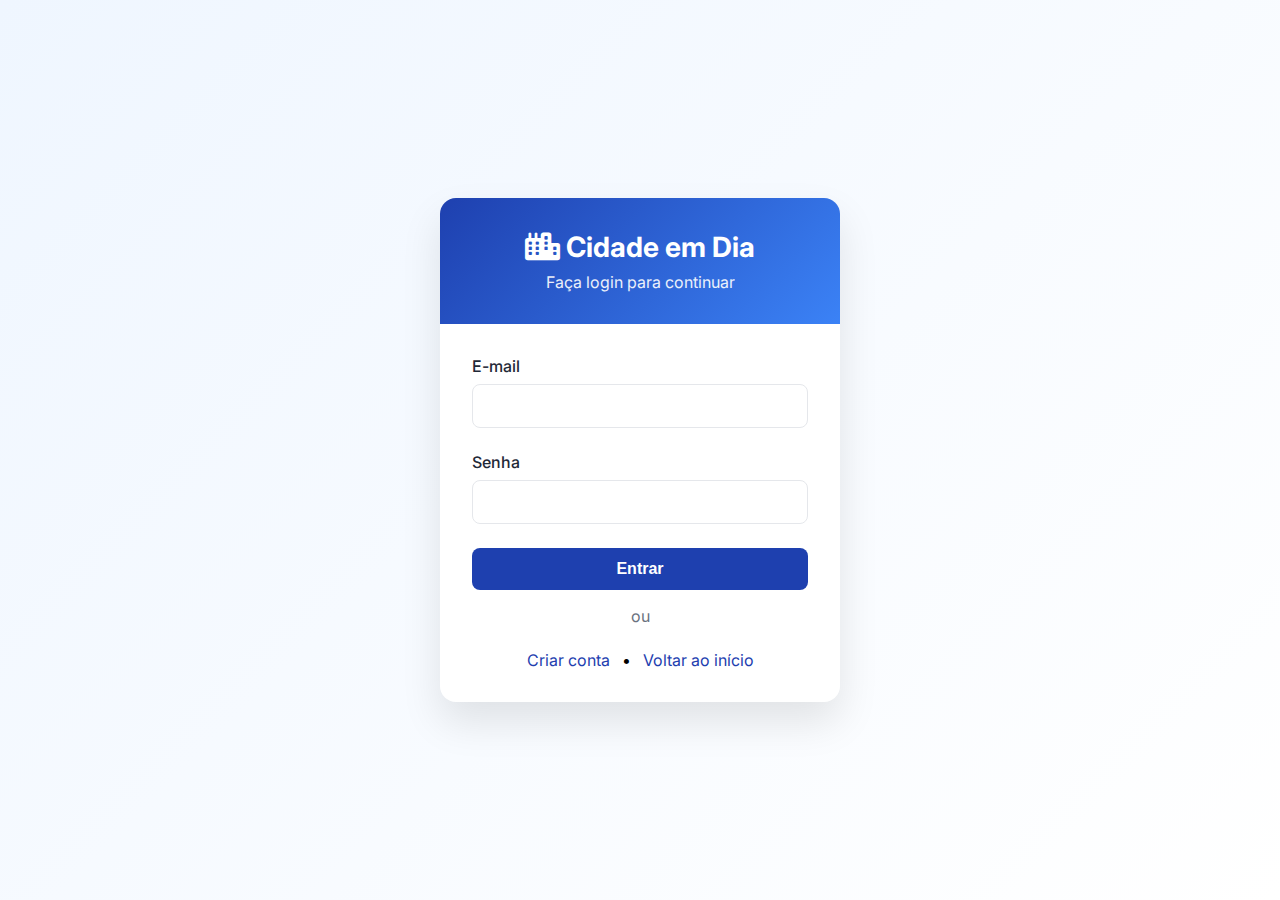
<file: login.html>
<!DOCTYPE html>
<html lang="pt-BR">
<head>
    <meta charset="UTF-8">
    <meta name="viewport" content="width=device-width, initial-scale=1.0">
    <title>Login - Cidade em Dia</title>
    <link href="https://cdnjs.cloudflare.com/ajax/libs/font-awesome/6.0.0/css/all.min.css" rel="stylesheet">
    <link href="https://fonts.googleapis.com/css2?family=Inter:wght@300;400;500;600;700&display=swap" rel="stylesheet">
    <style>
        :root {
            --primary-blue: #1e40af;
            --secondary-blue: #3b82f6;
            --light-blue: #eff6ff;
            --dark-blue: #1e3a8a;
            --accent-blue: #60a5fa;
            --text-dark: #1f2937;
            --text-light: #6b7280;
            --white: #ffffff;
            --border-light: #e5e7eb;
            --success-green: #10b981;
            --error-red: #ef4444;
        }

        * {
            margin: 0;
            padding: 0;
            box-sizing: border-box;
        }

        body {
            font-family: 'Inter', sans-serif;
            background: linear-gradient(135deg, var(--light-blue) 0%, var(--white) 100%);
            min-height: 100vh;
            display: flex;
            align-items: center;
            justify-content: center;
            padding: 20px;
        }

        .login-container {
            background: var(--white);
            border-radius: 16px;
            box-shadow: 0 20px 40px rgba(0,0,0,0.1);
            overflow: hidden;
            width: 100%;
            max-width: 400px;
        }

        .login-header {
            background: linear-gradient(135deg, var(--primary-blue), var(--secondary-blue));
            color: var(--white);
            padding: 2rem;
            text-align: center;
        }

        .login-header h1 {
            font-size: 1.75rem;
            font-weight: 700;
            margin-bottom: 0.5rem;
        }

        .login-header p {
            opacity: 0.9;
        }

        .login-content {
            padding: 2rem;
        }

        .form-group {
            margin-bottom: 1.5rem;
        }

        .form-group label {
            display: block;
            margin-bottom: 0.5rem;
            color: var(--text-dark);
            font-weight: 500;
        }

        .form-group input {
            width: 100%;
            padding: 0.75rem;
            border: 1px solid var(--border-light);
            border-radius: 8px;
            font-size: 1rem;
            transition: border-color 0.3s ease;
        }

        .form-group input:focus {
            outline: none;
            border-color: var(--primary-blue);
            box-shadow: 0 0 0 3px rgba(30, 64, 175, 0.1);
        }

        .btn {
            width: 100%;
            padding: 0.75rem;
            background: var(--primary-blue);
            color: var(--white);
            border: none;
            border-radius: 8px;
            font-size: 1rem;
            font-weight: 600;
            cursor: pointer;
            transition: background-color 0.3s ease;
            display: flex;
            align-items: center;
            justify-content: center;
            gap: 0.5rem;
        }

        .btn:hover {
            background: var(--dark-blue);
        }

        .btn:disabled {
            background: var(--text-light);
            cursor: not-allowed;
        }

        .loading {
            display: none;
        }

        .btn:disabled .loading {
            display: inline-block;
        }

        .btn:disabled #btnText {
            display: none;
        }

        .alert {
            padding: 0.75rem;
            border-radius: 8px;
            margin-bottom: 1rem;
            display: none;
        }

        .alert-error {
            background: rgba(239, 68, 68, 0.1);
            border: 1px solid rgba(239, 68, 68, 0.2);
            color: var(--error-red);
        }

        .alert-success {
            background: rgba(16, 185, 129, 0.1);
            border: 1px solid rgba(16, 185, 129, 0.2);
            color: var(--success-green);
        }

        .links {
            text-align: center;
            margin-top: 1.5rem;
        }

        .links a {
            color: var(--primary-blue);
            text-decoration: none;
            margin: 0 0.5rem;
        }

        .links a:hover {
            text-decoration: underline;
        }

        .divider {
            text-align: center;
            margin: 1rem 0;
            color: var(--text-light);
        }

        @media (max-width: 480px) {
            .login-container {
                margin: 10px;
            }

            .login-header,
            .login-content {
                padding: 1.5rem;
            }
        }
    </style>
</head>
<body>
    <div class="login-container">
        <div class="login-header">
            <h1><i class="fas fa-city"></i> Cidade em Dia</h1>
            <p>Faça login para continuar</p>
        </div>
        
        <div class="login-content">
            <form id="loginForm">
                <div class="alert alert-error" id="errorAlert"></div>
                <div class="alert alert-success" id="successAlert"></div>
                
                <div class="form-group">
                    <label for="email">E-mail</label>
                    <input type="email" id="email" name="email" required>
                </div>
                
                <div class="form-group">
                    <label for="senha">Senha</label>
                    <input type="password" id="senha" name="senha" required>
                </div>
                
                <button type="submit" class="btn" id="submitBtn">
                    <span class="loading">
                        <i class="fas fa-spinner fa-spin"></i>
                    </span>
                    <span id="btnText">Entrar</span>
                </button>
            </form>
            
            <div class="divider">ou</div>
            
            <div class="links">
                <a href="cadastro.html">Criar conta</a>
                <span>•</span>
                <a href="index.html">Voltar ao início</a>
            </div>
        </div>
    </div>

    <script src="js/app.js"></script>
    <script>
        document.getElementById('loginForm').addEventListener('submit', function(e) {
            e.preventDefault();
            
            const submitBtn = document.getElementById('submitBtn');
            const email = document.getElementById('email').value;
            const senha = document.getElementById('senha').value;
            
            // Validar campos
            if (!email || !senha) {
                showError('Por favor, preencha todos os campos');
                return;
            }
            
            if (!isValidEmail(email)) {
                showError('Por favor, insira um e-mail válido');
                return;
            }
            
            // Desabilitar botão
            submitBtn.disabled = true;
            
            // Simular login (dados mockados)
            setTimeout(() => {
                const usuarios = JSON.parse(localStorage.getItem('usuarios') || '[]');
                const usuario = usuarios.find(u => u.email === email && u.senha === senha);
                
                if (usuario) {
                    // Login bem-sucedido
                    localStorage.setItem('usuario', JSON.stringify(usuario));
                    showSuccess('Login realizado com sucesso! Redirecionando...');
                    
                    setTimeout(() => {
                        CidadeEmDia.redirecionarParaDashboard();
                    }, 1500);
                } else {
                    // Credenciais inválidas
                    showError('E-mail ou senha incorretos');
                    submitBtn.disabled = false;
                }
            }, 1000);
        });
        
        function showError(message) {
            const errorAlert = document.getElementById('errorAlert');
            const successAlert = document.getElementById('successAlert');
            
            successAlert.style.display = 'none';
            errorAlert.textContent = message;
            errorAlert.style.display = 'block';
            
            setTimeout(() => {
                errorAlert.style.display = 'none';
            }, 5000);
        }
        
        function showSuccess(message) {
            const errorAlert = document.getElementById('errorAlert');
            const successAlert = document.getElementById('successAlert');
            
            errorAlert.style.display = 'none';
            successAlert.textContent = message;
            successAlert.style.display = 'block';
        }
        
        function isValidEmail(email) {
            const re = /^[^\s@]+@[^\s@]+\.[^\s@]+$/;
            return re.test(email);
        }

        // Verificar se já está logado
        document.addEventListener('DOMContentLoaded', function() {
            const usuario = JSON.parse(localStorage.getItem('usuario') || 'null');
            if (usuario) {
                CidadeEmDia.redirecionarParaDashboard();
            }
        });
    </script>
</body>
</html>
</file>
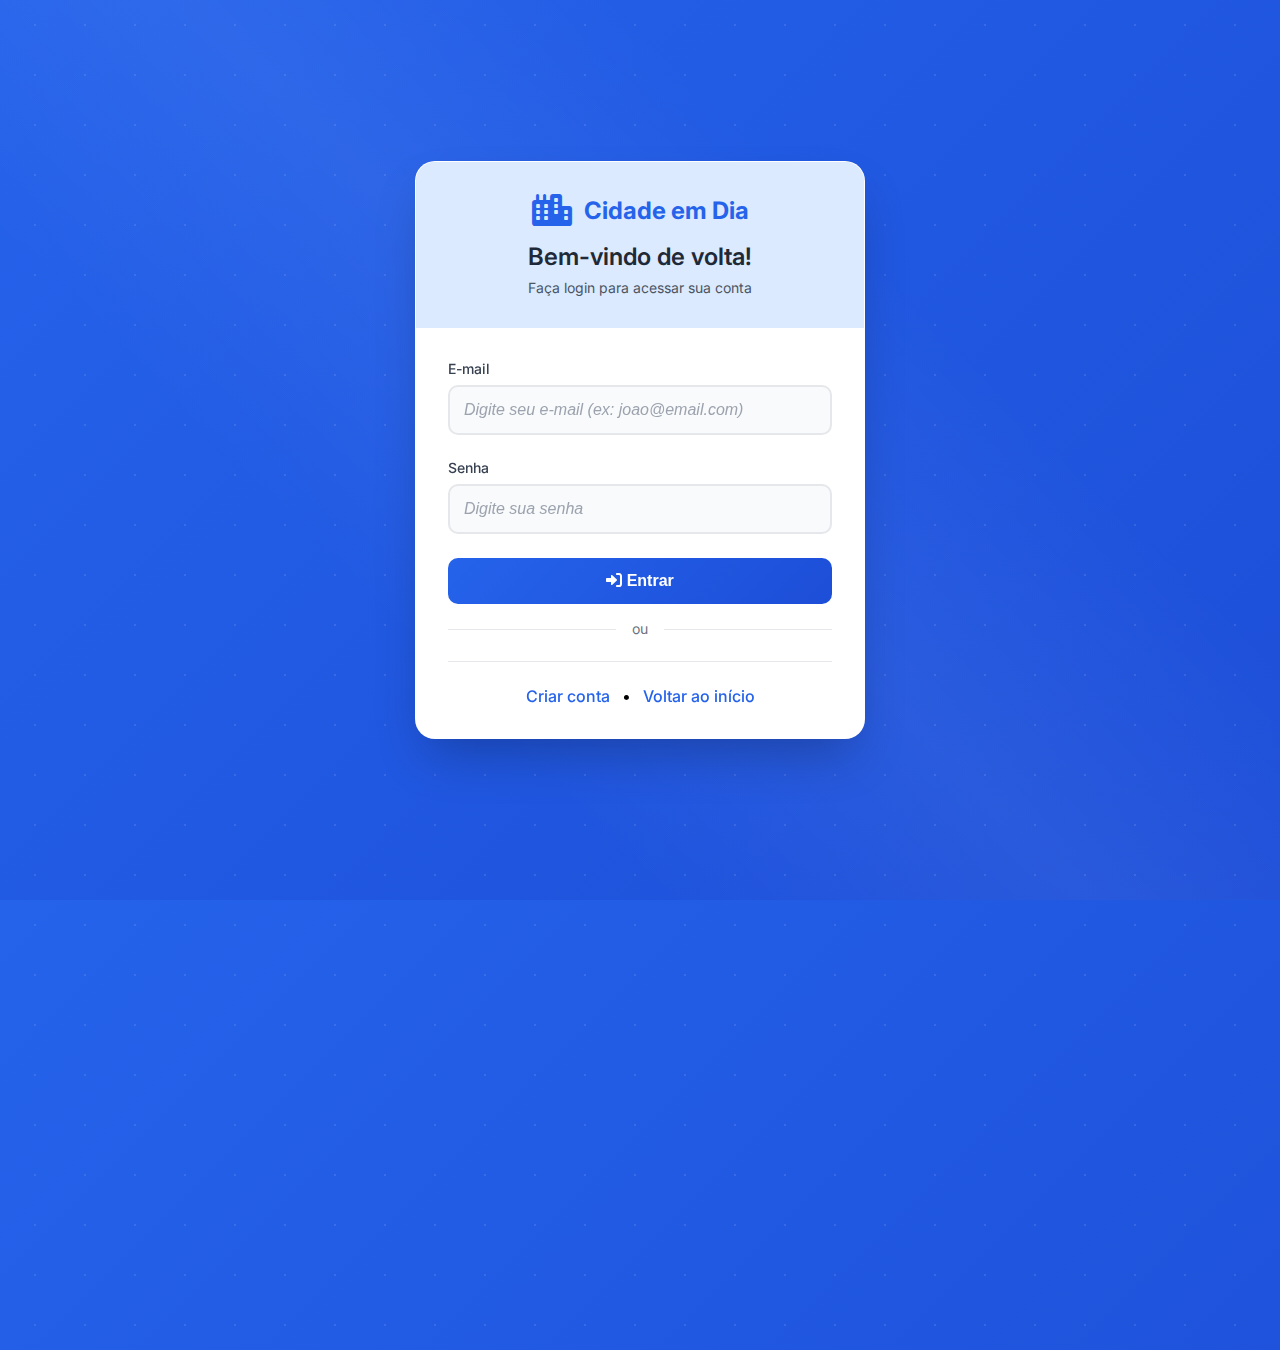
<file: pages/admin.html>
<!DOCTYPE html>
<html lang="pt-BR">
  <head>
    <meta charset="UTF-8" />
    <meta name="viewport" content="width=device-width, initial-scale=1.0" />
    <title>Painel Administrativo - Cidade em Dia</title>
    <link
      href="https://cdnjs.cloudflare.com/ajax/libs/font-awesome/6.0.0/css/all.min.css"
      rel="stylesheet"
    />
    <link
      href="https://fonts.googleapis.com/css2?family=Inter:wght@300;400;500;600;700&display=swap"
      rel="stylesheet"
    />
    <link rel="icon" href="../assets/favicon.ico" />
    <link rel="stylesheet" href="../styles/admin.css" />
  </head>
  <body>
    <header class="header">
      <div class="container">
        <div class="header-content">
          <a href="../index.html" class="logo">
            <i class="fas fa-city"></i>
            <span>Cidade em Dia - Admin</span>
          </a>
          <button class="btn btn-danger" onclick="CidadeEmDia.logout()">
            <i class="fas fa-sign-out-alt"></i>
            Sair
          </button>
        </div>
      </div>
    </header>

    <main class="main-content">
      <div class="container">
        <section class="welcome-section">
          <h1>Painel Administrativo</h1>
          <p>Gerencie denúncias e monitore o sistema</p>

          <div class="stats-grid">
            <div class="stat-card">
              <div class="stat-number" id="total-denuncias">0</div>
              <div>Total de Denúncias</div>
            </div>
            <div class="stat-card">
              <div class="stat-number" id="total-usuarios">0</div>
              <div>Usuários Cadastrados</div>
            </div>
            <div class="stat-card">
              <div class="stat-number" id="resolvidas">0</div>
              <div>Problemas Resolvidos</div>
            </div>
            <div class="stat-card">
              <div class="stat-number" id="andamento">0</div>
              <div>Em Andamento</div>
            </div>
          </div>
        </section>

        <section class="main-section">
          <h2 class="section-title">
            <i class="fas fa-exclamation-triangle"></i>
            Todas as Denúncias
          </h2>

          <table class="table">
            <thead>
              <tr>
                <th>ID</th>
                <th>Título</th>
                <th>Categoria</th>
                <th>Status</th>
                <th>Usuário</th>
                <th>Data</th>
                <th>Ações</th>
              </tr>
            </thead>
            <tbody id="denuncias-tbody">
              <!-- Denúncias serão carregadas aqui -->
            </tbody>
          </table>
        </section>

        <section class="main-section">
          <h2 class="section-title">
            <i class="fas fa-cog"></i>
            Ações do Sistema
          </h2>

          <div style="display: flex; gap: 1rem; flex-wrap: wrap">
            <button class="btn btn-primary" onclick="exportarDados()">
              <i class="fas fa-download"></i>
              Exportar Dados
            </button>
            <button class="btn btn-danger" onclick="limparDados()">
              <i class="fas fa-trash"></i>
              Limpar Dados
            </button>
            <button class="btn btn-primary" onclick="mostrarInfoSistema()">
              <i class="fas fa-info-circle"></i>
              Info do Sistema
            </button>
          </div>
        </section>
      </div>
    </main>
  </body>
  <script src="../js/app.js"></script>
  <script src="../js/admin.js"></script>
</html>
</file>
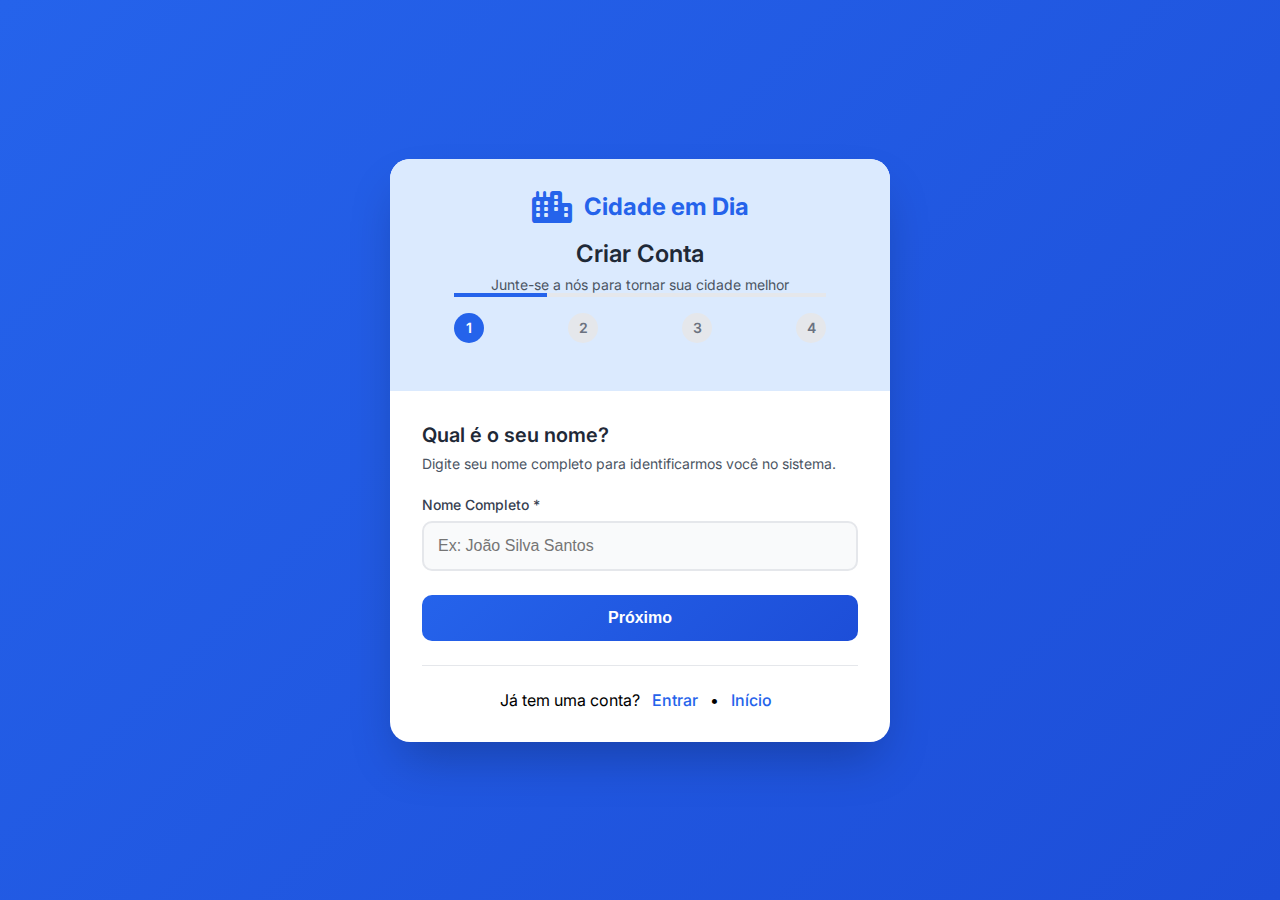
<file: pages/cadastro.html>
<!DOCTYPE html>
<html lang="pt-BR">
  <head>
    <meta charset="UTF-8" />
    <meta name="viewport" content="width=device-width, initial-scale=1.0" />
    <title>Cadastro - Cidade em Dia</title>
    <link
      href="https://cdnjs.cloudflare.com/ajax/libs/font-awesome/6.0.0/css/all.min.css"
      rel="stylesheet"
    />
    <link
      href="https://fonts.googleapis.com/css2?family=Inter:wght@300;400;500;600;700&display=swap"
      rel="stylesheet"
    />
    <link rel="icon" href="../assets/favicon.ico" />
    <link rel="stylesheet" href="../styles/register.css" />
  </head>
  <body>
    <div class="cadastro-container">
      <div class="cadastro-header">
        <div class="logo">
          <i class="fas fa-city"></i>
          <span>Cidade em Dia</span>
        </div>
        <h1>Criar Conta</h1>
        <p>Junte-se a nós para tornar sua cidade melhor</p>

        <!-- Progress Bar -->
        <div class="progress-bar">
          <div class="progress-fill" id="progressFill"></div>
        </div>

        <div class="step-indicators">
          <div class="step-indicator active" id="step1">1</div>
          <div class="step-indicator" id="step2">2</div>
          <div class="step-indicator" id="step3">3</div>
          <div class="step-indicator" id="step4">4</div>
        </div>
      </div>

      <form class="cadastro-form" id="cadastroForm">
        <div class="alert alert-error" id="errorAlert"></div>
        <div class="alert alert-success" id="successAlert"></div>

        <!-- Step 1: Nome -->
        <div class="step active" id="step1-content">
          <div class="step-title">Qual é o seu nome?</div>
          <div class="step-description">
            Digite seu nome completo para identificarmos você no sistema.
          </div>

          <div class="form-group">
            <label for="nome">Nome Completo *</label>
            <input
              type="text"
              id="nome"
              name="nome"
              required
              placeholder="Ex: João Silva Santos"
            />
            <div class="error-message" id="nome-error">
              Por favor, digite seu nome completo
            </div>
          </div>

          <button type="button" class="btn" onclick="nextStep()">
            <span id="btnText">Próximo</span>
            <span class="loading">
              <i class="fas fa-spinner fa-spin"></i>
            </span>
          </button>
        </div>

        <!-- Step 2: Email -->
        <div class="step" id="step2-content">
          <div class="step-title">Qual é o seu e-mail?</div>
          <div class="step-description">
            Usaremos este e-mail para você fazer login no sistema.
          </div>

          <div class="form-group">
            <label for="email">E-mail *</label>
            <input
              type="email"
              id="email"
              name="email"
              required
              placeholder="Ex: joao@email.com"
            />
            <div class="error-message" id="email-error">
              Por favor, digite um e-mail válido
            </div>
          </div>

          <div style="display: flex; gap: 1rem">
            <button
              type="button"
              class="btn btn-secondary"
              onclick="prevStep()"
            >
              <i class="fas fa-arrow-left"></i>
              Voltar
            </button>
            <button type="button" class="btn" onclick="nextStep()">
              <span id="btnText">Próximo</span>
              <span class="loading">
                <i class="fas fa-spinner fa-spin"></i>
              </span>
            </button>
          </div>
        </div>

        <!-- Step 3: Senha -->
        <div class="step" id="step3-content">
          <div class="step-title">Crie uma senha segura</div>
          <div class="step-description">
            Escolha uma senha com pelo menos 6 caracteres para proteger sua
            conta.
          </div>

          <div class="form-group">
            <label for="senha">Senha *</label>
            <input
              type="password"
              id="senha"
              name="senha"
              required
              placeholder="Mínimo 6 caracteres"
            />
            <div class="error-message" id="senha-error">
              A senha deve ter pelo menos 6 caracteres
            </div>
          </div>

          <div class="form-group">
            <label for="confirmar_senha">Confirmar Senha *</label>
            <input
              type="password"
              id="confirmar_senha"
              name="confirmar_senha"
              required
              placeholder="Digite a senha novamente"
            />
            <div class="error-message" id="confirmar_senha-error">
              As senhas não conferem
            </div>
          </div>

          <div style="display: flex; gap: 1rem">
            <button
              type="button"
              class="btn btn-secondary"
              onclick="prevStep()"
            >
              <i class="fas fa-arrow-left"></i>
              Voltar
            </button>
            <button type="button" class="btn" onclick="nextStep()">
              <span id="btnText">Próximo</span>
              <span class="loading">
                <i class="fas fa-spinner fa-spin"></i>
              </span>
            </button>
          </div>
        </div>

        <!-- Step 4: Tipo de Usuário -->
        <div class="step" id="step4-content">
          <div class="step-title">Qual é o seu perfil?</div>
          <div class="step-description">
            Escolha como você vai usar o sistema.
          </div>

          <div class="form-group">
            <label for="perfil">Tipo de Usuário *</label>
            <select
              id="perfil"
              name="perfil"
              required
              onchange="mostrarCampoEspecifico()"
            >
              <option value="">Selecione seu perfil</option>
              <option value="cidadao">Cidadão</option>
              <option value="vereador">Vereador</option>
              <option value="prefeitura">Funcionário da Prefeitura</option>
            </select>
            <div class="error-message" id="perfil-error">
              Por favor, selecione um perfil
            </div>
          </div>

          <!-- Campo específico para Vereador -->
          <div class="form-group" id="campo-vereador" style="display: none">
            <label for="numero-vereador">Número de Vereador *</label>
            <input type="text" id="numero-vereador" placeholder="Ex: 12345" />
            <div class="validation-info">
              <i class="fas fa-info-circle"></i>
              Digite o número oficial do seu mandato de vereador para validação.
            </div>
            <div class="error-message" id="numero-vereador-error">
              Por favor, digite o número de vereador
            </div>
          </div>

          <!-- Campo específico para Prefeitura -->
          <div class="form-group" id="campo-prefeitura" style="display: none">
            <label for="matricula-prefeitura">Matrícula Funcional *</label>
            <input
              type="text"
              id="matricula-prefeitura"
              placeholder="Ex: PREFE-2024-001"
            />
            <div class="validation-info">
              <i class="fas fa-info-circle"></i>
              Digite sua matrícula funcional da prefeitura para validação.
            </div>
            <div class="error-message" id="matricula-prefeitura-error">
              Por favor, digite a matrícula funcional
            </div>
          </div>

          <div style="display: flex; gap: 1rem">
            <button
              type="button"
              class="btn btn-secondary"
              onclick="prevStep()"
            >
              <i class="fas fa-arrow-left"></i>
              Voltar
            </button>
            <button type="submit" class="btn" id="submitBtn">
              <span class="loading" id="loading">
                <i class="fas fa-spinner fa-spin"></i>
              </span>
              <span id="btnText">
                <i class="fas fa-user-plus"></i>
                Criar Conta
              </span>
            </button>
          </div>
        </div>

        <div class="links">
          <span>Já tem uma conta?</span>
          <a href="./login.html">Entrar</a>
          <span>•</span>
          <a href="../index.html">Início</a>
        </div>
      </form>
    </div>
  </body>
  <script src="../js/app.js"></script>
  <script src="../js/registre.js"></script>
</html>
</file>
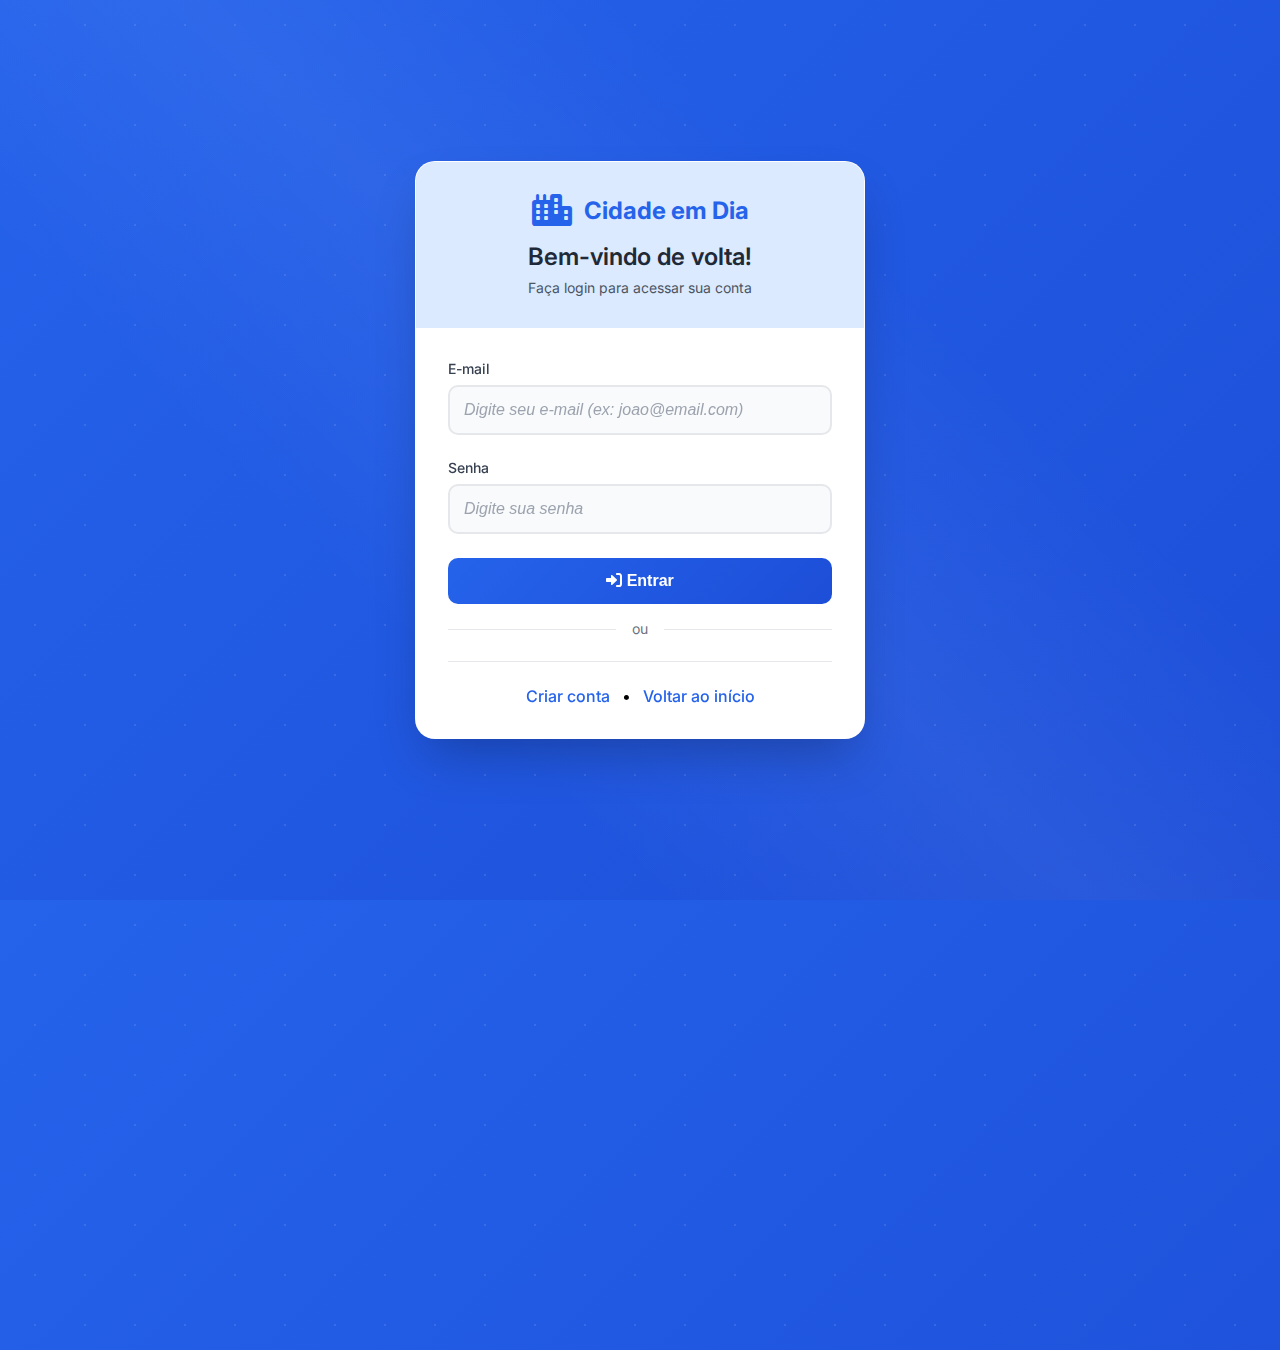
<file: pages/dashboard.html>
<!DOCTYPE html>
<html lang="pt-BR">
  <head>
    <meta charset="UTF-8" />
    <meta name="viewport" content="width=device-width, initial-scale=1.0" />
    <title>Dashboard - Cidade em Dia</title>
    <link
      href="https://cdnjs.cloudflare.com/ajax/libs/font-awesome/6.0.0/css/all.min.css"
      rel="stylesheet"
    />
    <link
      href="https://fonts.googleapis.com/css2?family=Inter:wght@300;400;500;600;700&display=swap"
      rel="stylesheet"
    />
    <link rel="icon" href="../assets/favicon.ico" />
    <link rel="stylesheet" href="../styles/dashboard.css" />
  </head>
  <body>
    <!-- Header -->
    <header class="header">
      <div class="container">
        <div class="header-content">
          <a href="../index.html" class="logo">
            <i class="fas fa-city"></i>
            <span>Cidade em Dia</span>
          </a>

          <div class="user-info">
            <div class="user-avatar" id="user-avatar">
              <i class="fas fa-user"></i>
            </div>
            <div class="user-details">
              <div class="user-name" id="user-name">Carregando...</div>
              <div class="user-role" id="user-role">Carregando...</div>
            </div>
            <button class="logout-btn" onclick="CidadeEmDia.logout()">
              <i class="fas fa-sign-out-alt"></i>
              Sair
            </button>
          </div>
        </div>
      </div>
    </header>

    <!-- Navigation -->
    <nav class="nav">
      <div class="container">
        <div class="nav-content">
          <a href="./dashboard.html" class="nav-link active">
            <i class="fas fa-tachometer-alt"></i>
            Dashboard
          </a>
          <a href="./denuncia.html" class="nav-link">
            <i class="fas fa-plus"></i>
            Nova Denúncia
          </a>
          <a href="./mapa.html" class="nav-link">
            <i class="fas fa-map"></i>
            Mapa
          </a>
        </div>
      </div>
    </nav>

    <!-- Main Content -->
    <main class="main-content">
      <div class="container">
        <!-- Welcome Section -->
        <section class="welcome-section">
          <h1 class="welcome-title">Bem-vindo de volta!</h1>
          <p class="welcome-subtitle">
            Acompanhe suas denúncias e veja o impacto que você está causando na
            cidade.
          </p>

          <div class="stats-grid">
            <div class="stat-card">
              <div class="stat-number" id="total-denuncias">0</div>
              <div class="stat-label">Total de Denúncias</div>
            </div>
            <div class="stat-card">
              <div class="stat-number" id="andamento">0</div>
              <div class="stat-label">Em Andamento</div>
            </div>
            <div class="stat-card">
              <div class="stat-number" id="recebidas">0</div>
              <div class="stat-label">Recebidas</div>
            </div>
            <div class="stat-card">
              <div class="stat-number" id="resolvidas">0</div>
              <div class="stat-label">Problemas Resolvidos</div>
            </div>
          </div>
        </section>

        <!-- Dashboard Grid -->
        <div class="dashboard-grid">
          <!-- Main Section -->
          <section class="main-section">
            <h2 class="section-title">
              <i class="fas fa-clock"></i>
              Denúncias Recentes
            </h2>

            <div class="loading" id="denuncias-loading">
              <div class="spinner"></div>
              <p>Carregando suas denúncias...</p>
            </div>

            <div class="denuncias-list" id="denuncias-list">
              <!-- Denúncias serão carregadas aqui -->
            </div>
          </section>

          <!-- Sidebar -->
          <aside class="sidebar">
            <h2 class="section-title">
              <i class="fas fa-bolt"></i>
              Ações Rápidas
            </h2>

            <div class="quick-actions">
              <a href="./denuncia.html" class="action-card">
                <div class="action-icon">
                  <i class="fas fa-plus"></i>
                </div>
                <div class="action-title">Nova Denúncia</div>
                <div class="action-description">Reporte um problema urbano</div>
              </a>

              <a href="./mapa.html" class="action-card">
                <div class="action-icon">
                  <i class="fas fa-map"></i>
                </div>
                <div class="action-title">Ver Mapa</div>
                <div class="action-description">
                  Explore denúncias na cidade
                </div>
              </a>


            </div>
          </aside>
        </div>
      </div>
    </main>
  </body>
  <script src="../js/app.js"></script>
  <script src="../js/dashboard.js"></script>
</html>
</file>
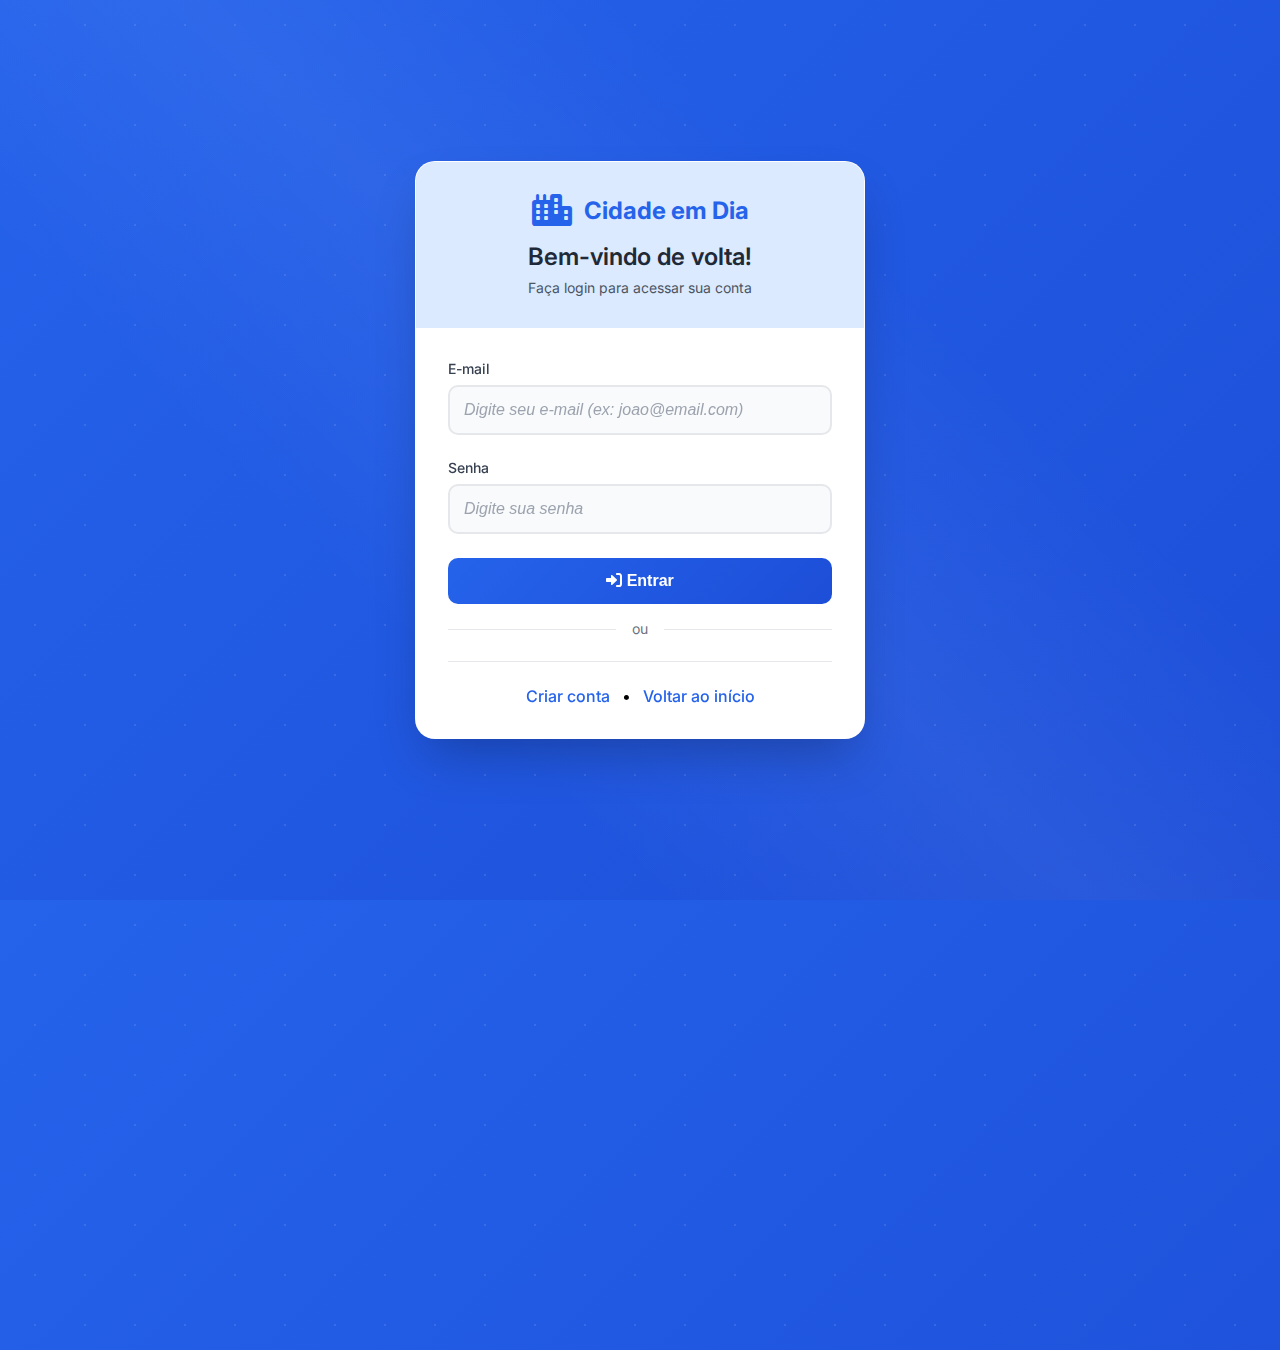
<file: pages/login.html>
<!DOCTYPE html>
<html lang="pt-BR">
  <head>
    <meta charset="UTF-8" />
    <meta name="viewport" content="width=device-width, initial-scale=1.0" />
    <title>Login - Cidade em Dia</title>
    <link
      href="https://cdnjs.cloudflare.com/ajax/libs/font-awesome/6.0.0/css/all.min.css"
      rel="stylesheet"
    />
    <link
      href="https://fonts.googleapis.com/css2?family=Inter:wght@300;400;500;600;700&display=swap"
      rel="stylesheet"
    />
    <link rel="stylesheet" href="../styles/login.css" />
  </head>
  <body>
    <div class="login-container">
      <div class="login-header">
        <div class="logo">
          <i class="fas fa-city"></i>
          <span>Cidade em Dia</span>
        </div>
        <h1>Bem-vindo de volta!</h1>
        <p>Faça login para acessar sua conta</p>
      </div>

      <div class="login-content">
        <form id="loginForm">
          <div class="alert alert-error" id="errorAlert"></div>
          <div class="alert alert-success" id="successAlert"></div>

          <div class="form-group">
            <label for="email">E-mail</label>
            <input
              type="email"
              id="email"
              name="email"
              required
              placeholder="Digite seu e-mail (ex: joao@email.com)"
            />
          </div>

          <div class="form-group">
            <label for="senha">Senha</label>
            <input
              type="password"
              id="senha"
              name="senha"
              required
              placeholder="Digite sua senha"
            />
          </div>

          <button type="submit" class="btn" id="submitBtn">
            <span class="loading">
              <i class="fas fa-spinner fa-spin"></i>
            </span>
            <span id="btnText">
              <i class="fas fa-sign-in-alt"></i>
              Entrar
            </span>
          </button>
        </form>

        <div class="divider">
          <span>ou</span>
        </div>

        <div class="links">
          <a href="./cadastro.html">Criar conta</a>
          <span>•</span>
          <a href="../index.html">Voltar ao início</a>
        </div>
      </div>
    </div>
  </body>
  <script src="../js/app.js"></script>
  <script src="../js/login.js"></script>
</html>
</file>
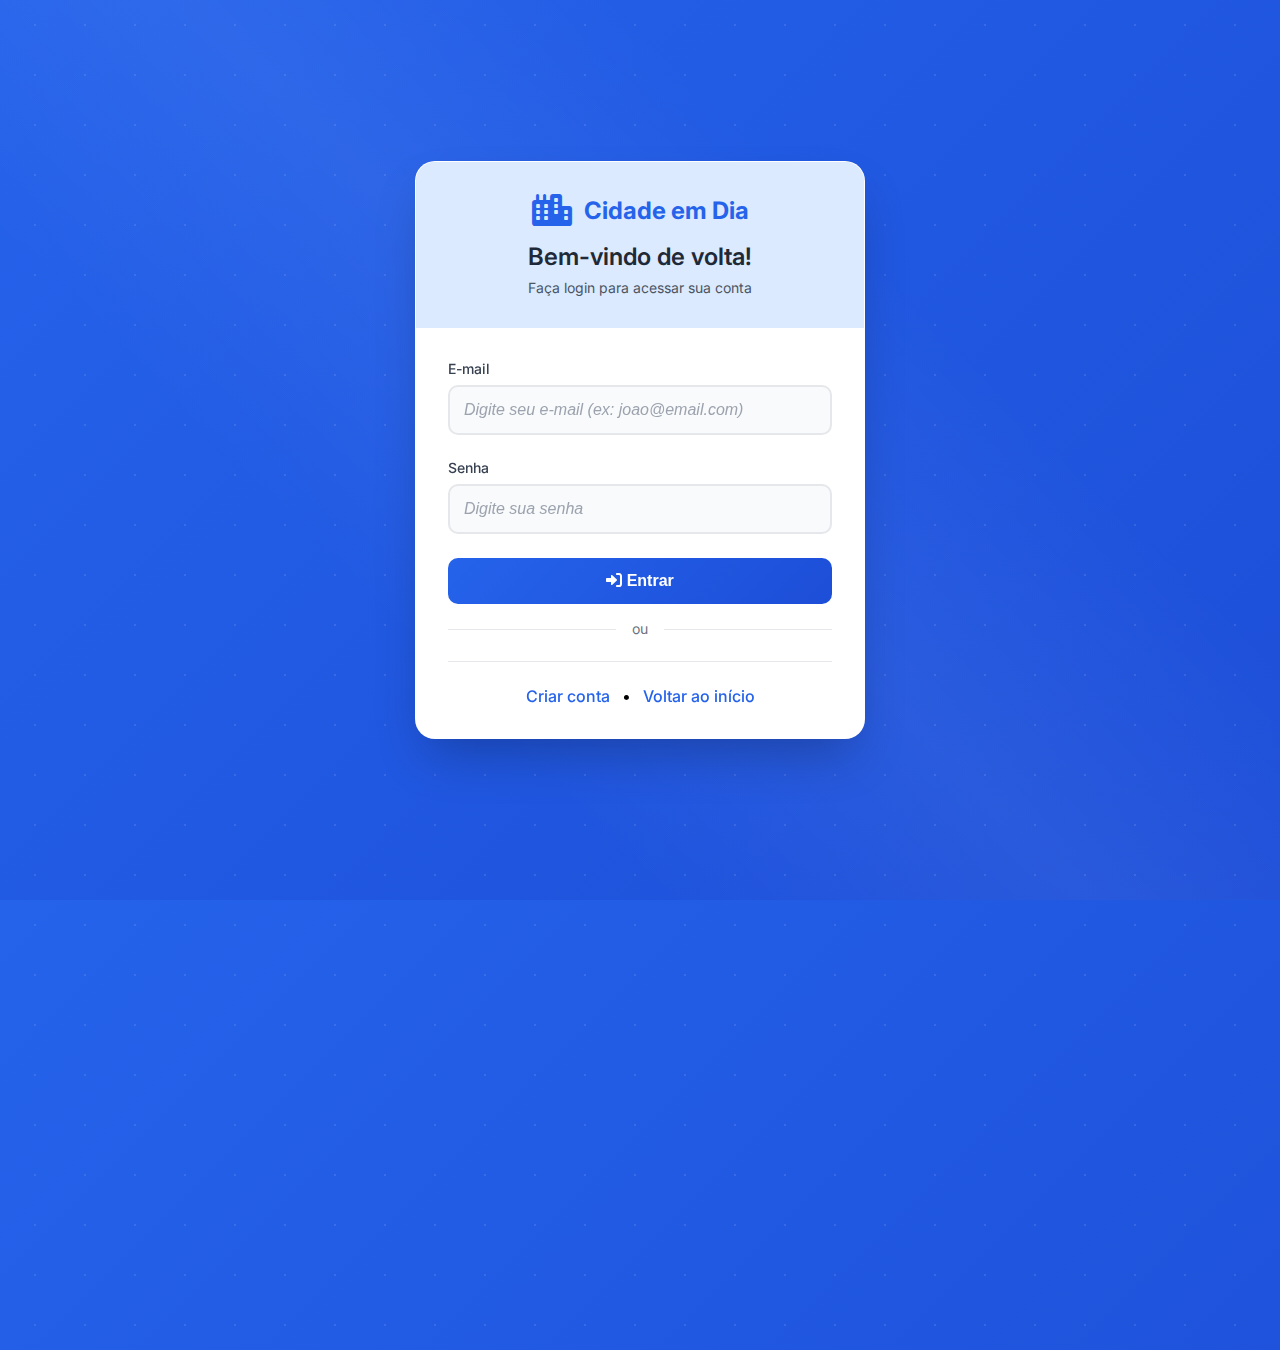
<file: pages/vereador.html>
<!DOCTYPE html>
<html lang="pt-BR">
  <head>
    <meta charset="UTF-8" />
    <meta name="viewport" content="width=device-width, initial-scale=1.0" />
    <title>Painel do Vereador - Cidade em Dia</title>
    <link
      href="https://cdnjs.cloudflare.com/ajax/libs/font-awesome/6.0.0/css/all.min.css"
      rel="stylesheet"
    />
    <link
      href="https://fonts.googleapis.com/css2?family=Inter:wght@300;400;500;600;700&display=swap"
      rel="stylesheet"
    />
    <link rel="stylesheet" href="../styles/veriador.css" />
  </head>
  <body>
    <header class="header">
      <div class="container">
        <div class="header-content">
          <a href="../index.html" class="logo">
            <i class="fas fa-city"></i>
            <span>Cidade em Dia - Vereador</span>
          </a>

          <div class="user-info">
            <div class="user-avatar" id="user-avatar">
              <i class="fas fa-user"></i>
            </div>
            <div class="user-details">
              <div class="user-name" id="user-name">Carregando...</div>
              <div class="user-role" id="user-role">Carregando...</div>
            </div>
            <button class="btn btn-danger" onclick="CidadeEmDia.logout()">
              <i class="fas fa-sign-out-alt"></i>
              Sair
            </button>
          </div>
        </div>
      </div>
    </header>

    <main class="main-content">
      <div class="container">
        <section class="welcome-section">
          <h1 class="welcome-title">Painel do Vereador</h1>
          <p class="welcome-subtitle">
            Acompanhe e gerencie denúncias da sua região.
          </p>

          <div class="stats-grid">
            <div class="stat-card">
              <div class="stat-number" id="total-denuncias">0</div>
              <div class="stat-label">Total de Denúncias</div>
            </div>
            <div class="stat-card">
              <div class="stat-number" id="resolvidas">0</div>
              <div class="stat-label">Problemas Resolvidos</div>
            </div>
            <div class="stat-card">
              <div class="stat-number" id="andamento">0</div>
              <div class="stat-label">Em Andamento</div>
            </div>
            <div class="stat-card">
              <div class="stat-number" id="recebidas">0</div>
              <div class="stat-label">Recebidas</div>
            </div>
          </div>
        </section>

        <section class="main-section">
          <h2 class="section-title">
            <i class="fas fa-exclamation-triangle"></i>
            Denúncias da Região
          </h2>

          <div class="filters">
            <div class="filter-group">
              <label for="filter-status">Status</label>
              <select id="filter-status" onchange="filtrarDenuncias()">
                <option value="">Todos os status</option>
                <option value="Recebida">Recebida</option>
                <option value="Em andamento">Em andamento</option>
                <option value="Resolvida">Resolvida</option>
              </select>
            </div>

            <div class="filter-group">
              <label for="filter-categoria">Categoria</label>
              <select id="filter-categoria" onchange="filtrarDenuncias()">
                <option value="">Todas as categorias</option>
                <option value="buraco">Buraco</option>
                <option value="lixo">Lixo</option>
                <option value="iluminacao">Iluminação</option>
                <option value="queimada">Queimada</option>
                <option value="outros">Outros</option>
              </select>
            </div>

            <div class="filter-group">
              <label for="filter-bairro">Bairro</label>
              <select id="filter-bairro" onchange="filtrarDenuncias()">
                <option value="">Todos os bairros</option>
                <option value="Centro">Centro</option>
                <option value="Liberdade">Liberdade</option>
                <option value="Vila Madalena">Vila Madalena</option>
                <option value="Itaquera">Itaquera</option>
                <option value="Moema">Moema</option>
              </select>
            </div>
          </div>

          <table class="table">
            <thead>
              <tr>
                <th>ID</th>
                <th>Título</th>
                <th>Categoria</th>
                <th>Bairro</th>
                <th>Status</th>
                <th>Cidadão</th>
                <th>Data</th>
                <th>Likes</th>
                <th>Ações</th>
              </tr>
            </thead>
            <tbody id="denuncias-tbody">
              <!-- Denúncias serão carregadas aqui -->
            </tbody>
          </table>
        </section>

        <section class="main-section">
          <h2 class="section-title">
            <i class="fas fa-chart-bar"></i>
            Estatísticas por Bairro
          </h2>

          <div class="stats-grid">
            <div
              class="stat-card"
              style="background: var(--light-blue); color: var(--primary-blue)"
            >
              <div class="stat-number" id="centro-count">0</div>
              <div class="stat-label">Centro</div>
            </div>
            <div
              class="stat-card"
              style="background: var(--light-blue); color: var(--primary-blue)"
            >
              <div class="stat-number" id="liberdade-count">0</div>
              <div class="stat-label">Liberdade</div>
            </div>
            <div
              class="stat-card"
              style="background: var(--light-blue); color: var(--primary-blue)"
            >
              <div class="stat-number" id="vila-madalena-count">0</div>
              <div class="stat-label">Vila Madalena</div>
            </div>
            <div
              class="stat-card"
              style="background: var(--light-blue); color: var(--primary-blue)"
            >
              <div class="stat-number" id="itaquera-count">0</div>
              <div class="stat-label">Itaquera</div>
            </div>
            <div
              class="stat-card"
              style="background: var(--light-blue); color: var(--primary-blue)"
            >
              <div class="stat-number" id="moema-count">0</div>
              <div class="stat-label">Moema</div>
            </div>
          </div>
        </section>
      </div>
    </main>
  </body>
  <script src="../js/app.js"></script>
  <script src="../js/veriador.js"></script>
</html>
</file>
<file: styles/admin.css>
:root {
  --primary-blue: #2563eb;
  --secondary-blue: #1d4ed8;
  --light-blue: #dbeafe;
  --dark-blue: #1e3a8a;
  --accent-blue: #3b82f6;
  --success-green: #10b981;
  --warning-orange: #f59e0b;
  --danger-red: #ef4444;
  --gray-50: #f9fafb;
  --gray-100: #f3f4f6;
  --gray-200: #e5e7eb;
  --gray-300: #d1d5db;
  --gray-400: #9ca3af;
  --gray-500: #6b7280;
  --gray-600: #4b5563;
  --gray-700: #374151;
  --gray-800: #1f2937;
  --gray-900: #111827;
}

* {
  margin: 0;
  padding: 0;
  box-sizing: border-box;
}

body {
  font-family: "Inter", sans-serif;
  background: var(--gray-50);
  color: var(--gray-800);
}

.container {
  max-width: 1200px;
  margin: 0 auto;
  padding: 0 20px;
}

.header {
  background: white;
  box-shadow: 0 1px 3px rgba(0, 0, 0, 0.1);
  padding: 1rem 0;
}

.header-content {
  display: flex;
  justify-content: space-between;
  align-items: center;
}

.logo {
  display: flex;
  align-items: center;
  gap: 0.75rem;
  font-size: 1.5rem;
  font-weight: 700;
  color: var(--primary-blue);
  text-decoration: none;
}

.btn {
  padding: 0.75rem 1.5rem;
  border: none;
  border-radius: 8px;
  font-weight: 600;
  cursor: pointer;
  text-decoration: none;
  display: inline-flex;
  align-items: center;
  gap: 0.5rem;
  transition: all 0.3s ease;
}

.btn-primary {
  background: var(--primary-blue);
  color: white;
}

.btn-danger {
  background: var(--danger-red);
  color: white;
}

.main-content {
  padding: 2rem 0;
}

.welcome-section {
  background: linear-gradient(
    135deg,
    var(--primary-blue) 0%,
    var(--secondary-blue) 100%
  );
  color: white;
  padding: 2rem;
  border-radius: 16px;
  margin-bottom: 2rem;
}

.stats-grid {
  display: grid;
  grid-template-columns: repeat(auto-fit, minmax(200px, 1fr));
  gap: 1rem;
}

.stat-card {
  background: rgba(255, 255, 255, 0.1);
  padding: 1rem;
  border-radius: 8px;
  text-align: center;
}

.stat-number {
  font-size: 2rem;
  font-weight: 700;
  margin-bottom: 0.25rem;
}

.main-section {
  background: white;
  border-radius: 12px;
  padding: 1.5rem;
  box-shadow: 0 1px 3px rgba(0, 0, 0, 0.1);
  margin-bottom: 2rem;
}

.section-title {
  font-size: 1.25rem;
  font-weight: 600;
  color: var(--gray-800);
  margin-bottom: 1rem;
  display: flex;
  align-items: center;
  gap: 0.5rem;
}

.table {
  width: 100%;
  border-collapse: collapse;
  font-size: 0.875rem;
}

.table th,
.table td {
  padding: 0.75rem;
  text-align: left;
  border-bottom: 1px solid var(--gray-200);
}

.table th {
  background: var(--gray-50);
  font-weight: 600;
  color: var(--gray-700);
}

.status-badge {
  padding: 0.25rem 0.5rem;
  border-radius: 4px;
  font-size: 0.75rem;
  font-weight: 500;
}

.status-recebida {
  background: var(--light-blue);
  color: var(--primary-blue);
}

.status-andamento {
  background: #fef3c7;
  color: var(--warning-orange);
}

.status-resolvida {
  background: #d1fae5;
  color: var(--success-green);
}

.actions {
  display: flex;
  gap: 0.5rem;
}

.btn-small {
  padding: 0.25rem 0.5rem;
  font-size: 0.75rem;
}

.btn-success {
  background: var(--success-green);
  color: white;
}

.btn-warning {
  background: var(--warning-orange);
  color: white;
}
</file>
<file: styles/register.css>
:root {
  --primary-blue: #2563eb;
  --secondary-blue: #1d4ed8;
  --light-blue: #dbeafe;
  --dark-blue: #1e3a8a;
  --accent-blue: #3b82f6;
  --success-green: #10b981;
  --warning-orange: #f59e0b;
  --danger-red: #ef4444;
  --gray-50: #f9fafb;
  --gray-100: #f3f4f6;
  --gray-200: #e5e7eb;
  --gray-300: #d1d5db;
  --gray-400: #9ca3af;
  --gray-500: #6b7280;
  --gray-600: #4b5563;
  --gray-700: #374151;
  --gray-800: #1f2937;
  --gray-900: #111827;
}

* {
  margin: 0;
  padding: 0;
  box-sizing: border-box;
}

body {
  font-family: "Inter", sans-serif;
  background: linear-gradient(
    135deg,
    var(--primary-blue) 0%,
    var(--secondary-blue) 100%
  );
  min-height: 100vh;
  display: flex;
  align-items: center;
  justify-content: center;
  padding: 20px;
}

.cadastro-container {
  background: white;
  border-radius: 20px;
  box-shadow: 0 25px 50px -12px rgba(0, 0, 0, 0.25);
  overflow: hidden;
  width: 100%;
  max-width: 500px;
  position: relative;
}

.cadastro-header {
  background: var(--light-blue);
  padding: 2rem;
  text-align: center;
}

.logo {
  display: flex;
  align-items: center;
  justify-content: center;
  gap: 0.75rem;
  font-size: 1.5rem;
  font-weight: 700;
  color: var(--primary-blue);
  margin-bottom: 1rem;
}

.logo i {
  font-size: 2rem;
}

.cadastro-header h1 {
  font-size: 1.5rem;
  font-weight: 600;
  color: var(--gray-800);
  margin-bottom: 0.5rem;
}

.cadastro-header p {
  color: var(--gray-600);
  font-size: 0.875rem;
}

/* Progress Bar */
.progress-bar {
  background: var(--gray-200);
  height: 4px;
  position: relative;
  margin: 0 2rem;
}

.progress-fill {
  background: var(--primary-blue);
  height: 100%;
  transition: width 0.3s ease;
  width: 0%;
}

.step-indicators {
  display: flex;
  justify-content: space-between;
  margin: 1rem 2rem;
}

.step-indicator {
  width: 30px;
  height: 30px;
  border-radius: 50%;
  background: var(--gray-200);
  color: var(--gray-500);
  display: flex;
  align-items: center;
  justify-content: center;
  font-size: 0.875rem;
  font-weight: 600;
  transition: all 0.3s ease;
}

.step-indicator.active {
  background: var(--primary-blue);
  color: white;
}

.step-indicator.completed {
  background: var(--success-green);
  color: white;
}

.cadastro-form {
  padding: 2rem;
}

.step {
  display: none;
}

.step.active {
  display: block;
}

.form-group {
  margin-bottom: 1.5rem;
}

.form-group label {
  display: block;
  margin-bottom: 0.5rem;
  color: var(--gray-700);
  font-weight: 500;
  font-size: 0.875rem;
}

.form-group input,
.form-group select {
  width: 100%;
  padding: 0.875rem;
  border: 2px solid var(--gray-200);
  border-radius: 10px;
  font-size: 1rem;
  transition: all 0.3s ease;
  background: var(--gray-50);
}

.form-group input:focus,
.form-group select:focus {
  outline: none;
  border-color: var(--primary-blue);
  box-shadow: 0 0 0 3px rgba(37, 99, 235, 0.1);
  background: white;
}

.form-group input.error {
  border-color: var(--danger-red);
}

.error-message {
  color: var(--danger-red);
  font-size: 0.75rem;
  margin-top: 0.25rem;
  display: none;
}

.error-message.show {
  display: block;
}

.btn {
  width: 100%;
  padding: 0.875rem;
  background: linear-gradient(
    135deg,
    var(--primary-blue),
    var(--secondary-blue)
  );
  color: white;
  border: none;
  border-radius: 10px;
  font-size: 1rem;
  font-weight: 600;
  cursor: pointer;
  transition: all 0.3s ease;
  display: flex;
  align-items: center;
  justify-content: center;
  gap: 0.5rem;
  margin-top: 1rem;
}

.btn:hover {
  transform: translateY(-2px);
  box-shadow: 0 15px 30px rgba(37, 99, 235, 0.3);
}

.btn:disabled {
  background: var(--gray-400);
  cursor: not-allowed;
  transform: none;
  box-shadow: none;
}

.btn-secondary {
  background: var(--gray-100);
  color: var(--gray-700);
}

.btn-secondary:hover {
  background: var(--gray-200);
  transform: none;
  box-shadow: none;
}

.loading {
  display: none;
}

.btn:disabled .loading {
  display: inline-block;
}

.btn:disabled #btnText {
  display: none;
}

.alert {
  padding: 1rem;
  border-radius: 8px;
  margin-bottom: 1rem;
  font-size: 0.875rem;
  display: none;
}

.alert-error {
  background: #fee2e2;
  color: #991b1b;
  border: 1px solid #fecaca;
}

.alert-success {
  background: #d1fae5;
  color: #065f46;
  border: 1px solid #a7f3d0;
}

.links {
  text-align: center;
  margin-top: 1.5rem;
  padding-top: 1.5rem;
  border-top: 1px solid var(--gray-200);
}

.links a {
  color: var(--primary-blue);
  text-decoration: none;
  font-weight: 500;
  margin: 0 0.5rem;
}

.links a:hover {
  text-decoration: underline;
}

.step-title {
  font-size: 1.25rem;
  font-weight: 600;
  color: var(--gray-800);
  margin-bottom: 0.5rem;
}

.step-description {
  color: var(--gray-600);
  font-size: 0.875rem;
  margin-bottom: 1.5rem;
}

.validation-info {
  background: var(--light-blue);
  padding: 1rem;
  border-radius: 8px;
  margin-bottom: 1rem;
  font-size: 0.875rem;
  color: var(--primary-blue);
}

.validation-info i {
  margin-right: 0.5rem;
}

@media (max-width: 768px) {
  .cadastro-container {
    margin: 10px;
  }

  .cadastro-header,
  .cadastro-form {
    padding: 1.5rem;
  }
}
</file>
<file: styles/dashboard.css>
:root {
  --primary-blue: #2563eb;
  --secondary-blue: #1d4ed8;
  --light-blue: #dbeafe;
  --dark-blue: #1e3a8a;
  --accent-blue: #3b82f6;
  --success-green: #10b981;
  --warning-orange: #f59e0b;
  --danger-red: #ef4444;
  --gray-50: #f9fafb;
  --gray-100: #f3f4f6;
  --gray-200: #e5e7eb;
  --gray-300: #d1d5db;
  --gray-400: #9ca3af;
  --gray-500: #6b7280;
  --gray-600: #4b5563;
  --gray-700: #374151;
  --gray-800: #1f2937;
  --gray-900: #111827;
}

* {
  margin: 0;
  padding: 0;
  box-sizing: border-box;
}

body {
  font-family: "Inter", sans-serif;
  background: var(--gray-50);
  color: var(--gray-800);
}

.container {
  max-width: 1200px;
  margin: 0 auto;
  padding: 0 20px;
}

/* Header */
.header {
  background: white;
  box-shadow: 0 1px 3px rgba(0, 0, 0, 0.1);
  position: sticky;
  top: 0;
  z-index: 100;
}

.header-content {
  display: flex;
  justify-content: space-between;
  align-items: center;
  padding: 1rem 0;
}

.logo {
  display: flex;
  align-items: center;
  gap: 0.75rem;
  font-size: 1.5rem;
  font-weight: 700;
  color: var(--primary-blue);
  text-decoration: none;
}

.logo i {
  font-size: 2rem;
}

.user-info {
  display: flex;
  align-items: center;
  gap: 1rem;
}

.user-avatar {
  width: 40px;
  height: 40px;
  background: var(--light-blue);
  border-radius: 50%;
  display: flex;
  align-items: center;
  justify-content: center;
  color: var(--primary-blue);
  font-weight: 600;
}

.user-details {
  display: flex;
  flex-direction: column;
}

.user-name {
  font-weight: 600;
  color: var(--gray-800);
}

.user-role {
  font-size: 0.875rem;
  color: var(--gray-500);
  text-transform: capitalize;
}

.logout-btn {
  background: var(--danger-red);
  color: white;
  border: none;
  padding: 0.5rem 1rem;
  border-radius: 6px;
  cursor: pointer;
  font-size: 0.875rem;
  transition: background 0.3s ease;
}

.logout-btn:hover {
  background: #dc2626;
}

/* Navigation */
.nav {
  background: white;
  border-bottom: 1px solid var(--gray-200);
  margin-bottom: 2rem;
}

.nav-content {
  display: flex;
  gap: 2rem;
  padding: 1rem 0;
}

.nav-link {
  text-decoration: none;
  color: var(--gray-600);
  font-weight: 500;
  padding: 0.5rem 1rem;
  border-radius: 6px;
  transition: all 0.3s ease;
  display: flex;
  align-items: center;
  gap: 0.5rem;
}

.nav-link:hover,
.nav-link.active {
  background: var(--light-blue);
  color: var(--primary-blue);
}

/* Main Content */
.main-content {
  padding: 2rem 0;
}

.welcome-section {
  background: linear-gradient(
    135deg,
    var(--primary-blue) 0%,
    var(--secondary-blue) 100%
  );
  color: white;
  padding: 2rem;
  border-radius: 16px;
  margin-bottom: 2rem;
}

.welcome-title {
  font-size: 2rem;
  font-weight: 700;
  margin-bottom: 0.5rem;
}

.welcome-subtitle {
  opacity: 0.9;
  margin-bottom: 1.5rem;
}

.stats-grid {
  display: grid;
  grid-template-columns: repeat(auto-fit, minmax(200px, 1fr));
  gap: 1rem;
}

.stat-card {
  background: rgba(255, 255, 255, 0.1);
  padding: 1rem;
  border-radius: 8px;
  text-align: center;
}

.stat-number {
  font-size: 2rem;
  font-weight: 700;
  margin-bottom: 0.25rem;
}

.stat-label {
  font-size: 0.875rem;
  opacity: 0.8;
}

/* Dashboard Grid */
.dashboard-grid {
  display: grid;
  grid-template-columns: 2fr 1fr;
  gap: 2rem;
  margin-bottom: 2rem;
}

.main-section {
  background: white;
  border-radius: 12px;
  padding: 1.5rem;
  box-shadow: 0 1px 3px rgba(0, 0, 0, 0.1);
}

.sidebar {
  background: white;
  border-radius: 12px;
  padding: 1.5rem;
  box-shadow: 0 1px 3px rgba(0, 0, 0, 0.1);
  height: fit-content;
}

.section-title {
  font-size: 1.25rem;
  font-weight: 600;
  color: var(--gray-800);
  margin-bottom: 1rem;
  display: flex;
  align-items: center;
  gap: 0.5rem;
}

/* Buttons */
.btn {
  padding: 0.75rem 1.5rem;
  border: none;
  border-radius: 8px;
  font-weight: 600;
  text-decoration: none;
  display: inline-flex;
  align-items: center;
  gap: 0.5rem;
  transition: all 0.3s ease;
  cursor: pointer;
  font-size: 0.875rem;
}

.btn-primary {
  background: var(--primary-blue);
  color: white;
}

.btn-primary:hover {
  background: var(--secondary-blue);
  transform: translateY(-2px);
  box-shadow: 0 10px 25px rgba(37, 99, 235, 0.3);
}

.btn-secondary {
  background: var(--gray-100);
  color: var(--gray-700);
}

.btn-secondary:hover {
  background: var(--gray-200);
}

/* Denuncias List */
.denuncias-list {
  display: flex;
  flex-direction: column;
  gap: 1rem;
}

.denuncia-card {
  background: var(--gray-50);
  border: 1px solid var(--gray-200);
  border-radius: 8px;
  padding: 1rem;
  transition: all 0.3s ease;
}

.denuncia-card:hover {
  border-color: var(--primary-blue);
  box-shadow: 0 4px 12px rgba(37, 99, 235, 0.1);
}

.denuncia-header {
  display: flex;
  justify-content: space-between;
  align-items: flex-start;
  margin-bottom: 0.5rem;
}

.denuncia-title {
  font-weight: 600;
  color: var(--gray-800);
  margin-bottom: 0.25rem;
}

.denuncia-category {
  background: var(--light-blue);
  color: var(--primary-blue);
  padding: 0.25rem 0.5rem;
  border-radius: 4px;
  font-size: 0.75rem;
  font-weight: 500;
  text-transform: capitalize;
}

.denuncia-status {
  padding: 0.25rem 0.5rem;
  border-radius: 4px;
  font-size: 0.75rem;
  font-weight: 500;
}

.status-recebida {
  background: var(--light-blue);
  color: var(--primary-blue);
}

.status-andamento {
  background: #fef3c7;
  color: var(--warning-orange);
}

.status-resolvida {
  background: #d1fae5;
  color: var(--success-green);
}

.denuncia-description {
  color: var(--gray-600);
  font-size: 0.875rem;
  margin-bottom: 0.5rem;
}

.denuncia-meta {
  display: flex;
  justify-content: space-between;
  align-items: center;
  font-size: 0.75rem;
  color: var(--gray-500);
}

.denuncia-location {
  display: flex;
  align-items: center;
  gap: 0.25rem;
}

.denuncia-date {
  display: flex;
  align-items: center;
  gap: 0.25rem;
}

/* Quick Actions */
.quick-actions {
  display: flex;
  flex-direction: column;
  gap: 1rem;
}

.action-card {
  background: var(--gray-50);
  border: 1px solid var(--gray-200);
  border-radius: 8px;
  padding: 1rem;
  text-align: center;
  transition: all 0.3s ease;
  text-decoration: none;
  color: inherit;
}

.action-card:hover {
  border-color: var(--primary-blue);
  background: var(--light-blue);
  color: inherit;
}

.action-icon {
  width: 48px;
  height: 48px;
  background: var(--primary-blue);
  border-radius: 50%;
  display: flex;
  align-items: center;
  justify-content: center;
  margin: 0 auto 0.5rem;
  color: white;
  font-size: 1.25rem;
}

.action-title {
  font-weight: 600;
  color: var(--gray-800);
  margin-bottom: 0.25rem;
}

.action-description {
  font-size: 0.875rem;
  color: var(--gray-600);
}

/* Responsive */
@media (max-width: 768px) {
  .dashboard-grid {
    grid-template-columns: 1fr;
  }

  .nav-content {
    flex-wrap: wrap;
    gap: 1rem;
  }

  .user-info {
    flex-direction: column;
    gap: 0.5rem;
  }

  .stats-grid {
    grid-template-columns: repeat(2, 1fr);
  }
}

/* Loading */
.loading {
  display: none;
  text-align: center;
  padding: 2rem;
}

.loading.show {
  display: block;
}

.spinner {
  border: 3px solid var(--gray-200);
  border-top: 3px solid var(--primary-blue);
  border-radius: 50%;
  width: 30px;
  height: 30px;
  animation: spin 1s linear infinite;
  margin: 0 auto 1rem;
}

@keyframes spin {
  0% {
    transform: rotate(0deg);
  }
  100% {
    transform: rotate(360deg);
  }
}

.empty-state {
  text-align: center;
  padding: 2rem;
  color: var(--gray-500);
}

.empty-state i {
  font-size: 3rem;
  margin-bottom: 1rem;
  opacity: 0.5;
}
</file>
<file: styles/login.css>
:root {
  --primary-blue: #2563eb;
  --secondary-blue: #1d4ed8;
  --light-blue: #dbeafe;
  --dark-blue: #1e3a8a;
  --accent-blue: #3b82f6;
  --success-green: #10b981;
  --warning-orange: #f59e0b;
  --danger-red: #ef4444;
  --gray-50: #f9fafb;
  --gray-100: #f3f4f6;
  --gray-200: #e5e7eb;
  --gray-300: #d1d5db;
  --gray-400: #9ca3af;
  --gray-500: #6b7280;
  --gray-600: #4b5563;
  --gray-700: #374151;
  --gray-800: #1f2937;
  --gray-900: #111827;
}

* {
  margin: 0;
  padding: 0;
  box-sizing: border-box;
}

body {
  font-family: "Inter", sans-serif;
  background: linear-gradient(
    135deg,
    var(--primary-blue) 0%,
    var(--secondary-blue) 100%
  );
  min-height: 100vh;
  display: flex;
  align-items: center;
  justify-content: center;
  padding: 20px;
  position: relative;
  overflow: hidden;
}

/* Elementos decorativos de fundo */
body::before {
  content: "";
  position: absolute;
  top: -50%;
  left: -50%;
  width: 200%;
  height: 200%;
  background: radial-gradient(
    circle,
    rgba(255, 255, 255, 0.1) 1px,
    transparent 1px
  );
  background-size: 50px 50px;
  animation: float 20s ease-in-out infinite;
  z-index: 0;
}

body::after {
  content: "";
  position: absolute;
  top: 0;
  left: 0;
  right: 0;
  bottom: 0;
  background: linear-gradient(
    45deg,
    transparent 30%,
    rgba(255, 255, 255, 0.05) 50%,
    transparent 70%
  );
  animation: shimmer 8s ease-in-out infinite;
  z-index: 0;
}

@keyframes float {
  0%,
  100% {
    transform: translateY(0px) rotate(0deg);
  }
  50% {
    transform: translateY(-20px) rotate(180deg);
  }
}

@keyframes shimmer {
  0%,
  100% {
    opacity: 0.3;
  }
  50% {
    opacity: 0.7;
  }
}

.login-container {
  background: white;
  border-radius: 20px;
  box-shadow: 0 25px 50px -12px rgba(0, 0, 0, 0.25);
  overflow: hidden;
  width: 100%;
  max-width: 450px;
  position: relative;
  z-index: 1;
  backdrop-filter: blur(10px);
  border: 1px solid rgba(255, 255, 255, 0.2);
}

.login-header {
  background: var(--light-blue);
  padding: 2rem;
  text-align: center;
  position: relative;
}

.login-header::before {
  content: "";
  position: absolute;
  top: 0;
  left: 0;
  right: 0;
  bottom: 0;
  background: linear-gradient(
    135deg,
    var(--primary-blue) 0%,
    var(--secondary-blue) 100%
  );
  opacity: 0.1;
  z-index: -1;
}

.logo {
  display: flex;
  align-items: center;
  justify-content: center;
  gap: 0.75rem;
  font-size: 1.5rem;
  font-weight: 700;
  color: var(--primary-blue);
  margin-bottom: 1rem;
}

.logo i {
  font-size: 2rem;
}

.login-header h1 {
  font-size: 1.5rem;
  font-weight: 600;
  color: var(--gray-800);
  margin-bottom: 0.5rem;
}

.login-header p {
  color: var(--gray-600);
  font-size: 0.875rem;
}

.login-content {
  padding: 2rem;
}

.form-group {
  margin-bottom: 1.5rem;
}

.form-group label {
  display: block;
  margin-bottom: 0.5rem;
  color: var(--gray-700);
  font-weight: 500;
  font-size: 0.875rem;
}

.form-group input {
  width: 100%;
  padding: 0.875rem;
  border: 2px solid var(--gray-200);
  border-radius: 10px;
  font-size: 1rem;
  transition: all 0.3s ease;
  background: var(--gray-50);
}

.form-group input:focus {
  outline: none;
  border-color: var(--primary-blue);
  box-shadow: 0 0 0 3px rgba(37, 99, 235, 0.1);
  background: white;
}

.form-group input::placeholder {
  color: var(--gray-400);
  font-style: italic;
}

.btn {
  width: 100%;
  padding: 0.875rem;
  background: linear-gradient(
    135deg,
    var(--primary-blue),
    var(--secondary-blue)
  );
  color: white;
  border: none;
  border-radius: 10px;
  font-size: 1rem;
  font-weight: 600;
  cursor: pointer;
  transition: all 0.3s ease;
  display: flex;
  align-items: center;
  justify-content: center;
  gap: 0.5rem;
  margin-top: 1rem;
}

.btn:hover {
  transform: translateY(-2px);
  box-shadow: 0 15px 30px rgba(37, 99, 235, 0.3);
}

.btn:disabled {
  background: var(--gray-400);
  cursor: not-allowed;
  transform: none;
  box-shadow: none;
}

.loading {
  display: none;
}

.btn:disabled .loading {
  display: inline-block;
}

.btn:disabled #btnText {
  display: none;
}

.alert {
  padding: 1rem;
  border-radius: 8px;
  margin-bottom: 1rem;
  font-size: 0.875rem;
  display: none;
}

.alert-error {
  background: #fee2e2;
  color: #991b1b;
  border: 1px solid #fecaca;
}

.alert-success {
  background: #d1fae5;
  color: #065f46;
  border: 1px solid #a7f3d0;
}

.links {
  text-align: center;
  margin-top: 1.5rem;
  padding-top: 1.5rem;
  border-top: 1px solid var(--gray-200);
}

.links a {
  color: var(--primary-blue);
  text-decoration: none;
  font-weight: 500;
  margin: 0 0.5rem;
}

.links a:hover {
  text-decoration: underline;
}

.divider {
  text-align: center;
  margin: 1rem 0;
  color: var(--gray-500);
  font-size: 0.875rem;
  position: relative;
}

.divider::before {
  content: "";
  position: absolute;
  top: 50%;
  left: 0;
  right: 0;
  height: 1px;
  background: var(--gray-200);
  z-index: -1;
}

.divider span {
  background: white;
  padding: 0 1rem;
}

@media (max-width: 768px) {
  .login-container {
    margin: 10px;
  }

  .login-header,
  .login-content {
    padding: 1.5rem;
  }
}
</file>
<file: styles/veriador.css>
:root {
  --primary-blue: #2563eb;
  --secondary-blue: #1d4ed8;
  --light-blue: #dbeafe;
  --dark-blue: #1e3a8a;
  --accent-blue: #3b82f6;
  --success-green: #10b981;
  --warning-orange: #f59e0b;
  --danger-red: #ef4444;
  --gray-50: #f9fafb;
  --gray-100: #f3f4f6;
  --gray-200: #e5e7eb;
  --gray-300: #d1d5db;
  --gray-400: #9ca3af;
  --gray-500: #6b7280;
  --gray-600: #4b5563;
  --gray-700: #374151;
  --gray-800: #1f2937;
  --gray-900: #111827;
}

* {
  margin: 0;
  padding: 0;
  box-sizing: border-box;
}

body {
  font-family: "Inter", sans-serif;
  background: var(--gray-50);
  color: var(--gray-800);
}

.container {
  max-width: 1200px;
  margin: 0 auto;
  padding: 0 20px;
}

.header {
  background: white;
  box-shadow: 0 1px 3px rgba(0, 0, 0, 0.1);
  padding: 1rem 0;
}

.header-content {
  display: flex;
  justify-content: space-between;
  align-items: center;
}

.logo {
  display: flex;
  align-items: center;
  gap: 0.75rem;
  font-size: 1.5rem;
  font-weight: 700;
  color: var(--primary-blue);
  text-decoration: none;
}

.user-info {
  display: flex;
  align-items: center;
  gap: 1rem;
}

.user-avatar {
  width: 40px;
  height: 40px;
  background: var(--light-blue);
  border-radius: 50%;
  display: flex;
  align-items: center;
  justify-content: center;
  color: var(--primary-blue);
  font-weight: 600;
}

.user-details {
  display: flex;
  flex-direction: column;
}

.user-name {
  font-weight: 600;
  color: var(--gray-800);
}

.user-role {
  font-size: 0.875rem;
  color: var(--gray-500);
  text-transform: capitalize;
}

.btn {
  padding: 0.75rem 1.5rem;
  border: none;
  border-radius: 8px;
  font-weight: 600;
  cursor: pointer;
  text-decoration: none;
  display: inline-flex;
  align-items: center;
  gap: 0.5rem;
  transition: all 0.3s ease;
}

.btn-primary {
  background: var(--primary-blue);
  color: white;
}

.btn-danger {
  background: var(--danger-red);
  color: white;
}

.btn-success {
  background: var(--success-green);
  color: white;
}

.btn-warning {
  background: var(--warning-orange);
  color: white;
}

.main-content {
  padding: 2rem 0;
}

.welcome-section {
  background: linear-gradient(
    135deg,
    var(--primary-blue) 0%,
    var(--secondary-blue) 100%
  );
  color: white;
  padding: 2rem;
  border-radius: 16px;
  margin-bottom: 2rem;
}

.welcome-title {
  font-size: 2rem;
  font-weight: 700;
  margin-bottom: 0.5rem;
}

.welcome-subtitle {
  opacity: 0.9;
  margin-bottom: 1.5rem;
}

.stats-grid {
  display: grid;
  grid-template-columns: repeat(auto-fit, minmax(200px, 1fr));
  gap: 1rem;
}

.stat-card {
  background: rgba(255, 255, 255, 0.1);
  padding: 1rem;
  border-radius: 8px;
  text-align: center;
}

.stat-number {
  font-size: 2rem;
  font-weight: 700;
  margin-bottom: 0.25rem;
}

.stat-label {
  font-size: 0.875rem;
  opacity: 0.8;
}

.main-section {
  background: white;
  border-radius: 12px;
  padding: 1.5rem;
  box-shadow: 0 1px 3px rgba(0, 0, 0, 0.1);
  margin-bottom: 2rem;
}

.section-title {
  font-size: 1.25rem;
  font-weight: 600;
  color: var(--gray-800);
  margin-bottom: 1rem;
  display: flex;
  align-items: center;
  gap: 0.5rem;
}

.table {
  width: 100%;
  border-collapse: collapse;
  font-size: 0.875rem;
}

.table th,
.table td {
  padding: 0.75rem;
  text-align: left;
  border-bottom: 1px solid var(--gray-200);
}

.table th {
  background: var(--gray-50);
  font-weight: 600;
  color: var(--gray-700);
}

.status-badge {
  padding: 0.25rem 0.5rem;
  border-radius: 4px;
  font-size: 0.75rem;
  font-weight: 500;
}

.status-recebida {
  background: var(--light-blue);
  color: var(--primary-blue);
}

.status-andamento {
  background: #fef3c7;
  color: var(--warning-orange);
}

.status-resolvida {
  background: #d1fae5;
  color: var(--success-green);
}

.actions {
  display: flex;
  gap: 0.5rem;
}

.btn-small {
  padding: 0.25rem 0.5rem;
  font-size: 0.75rem;
}

.filters {
  display: flex;
  gap: 1rem;
  margin-bottom: 1rem;
  flex-wrap: wrap;
}

.filter-group {
  display: flex;
  flex-direction: column;
  gap: 0.5rem;
}

.filter-group label {
  font-size: 0.875rem;
  font-weight: 500;
  color: var(--gray-700);
}

.filter-group select {
  padding: 0.5rem;
  border: 1px solid var(--gray-300);
  border-radius: 6px;
  font-size: 0.875rem;
}

.priority-high {
  background: #fee2e2;
  color: #991b1b;
}

.priority-medium {
  background: #fef3c7;
  color: #92400e;
}

.priority-low {
  background: #d1fae5;
  color: #065f46;
}
</file>
